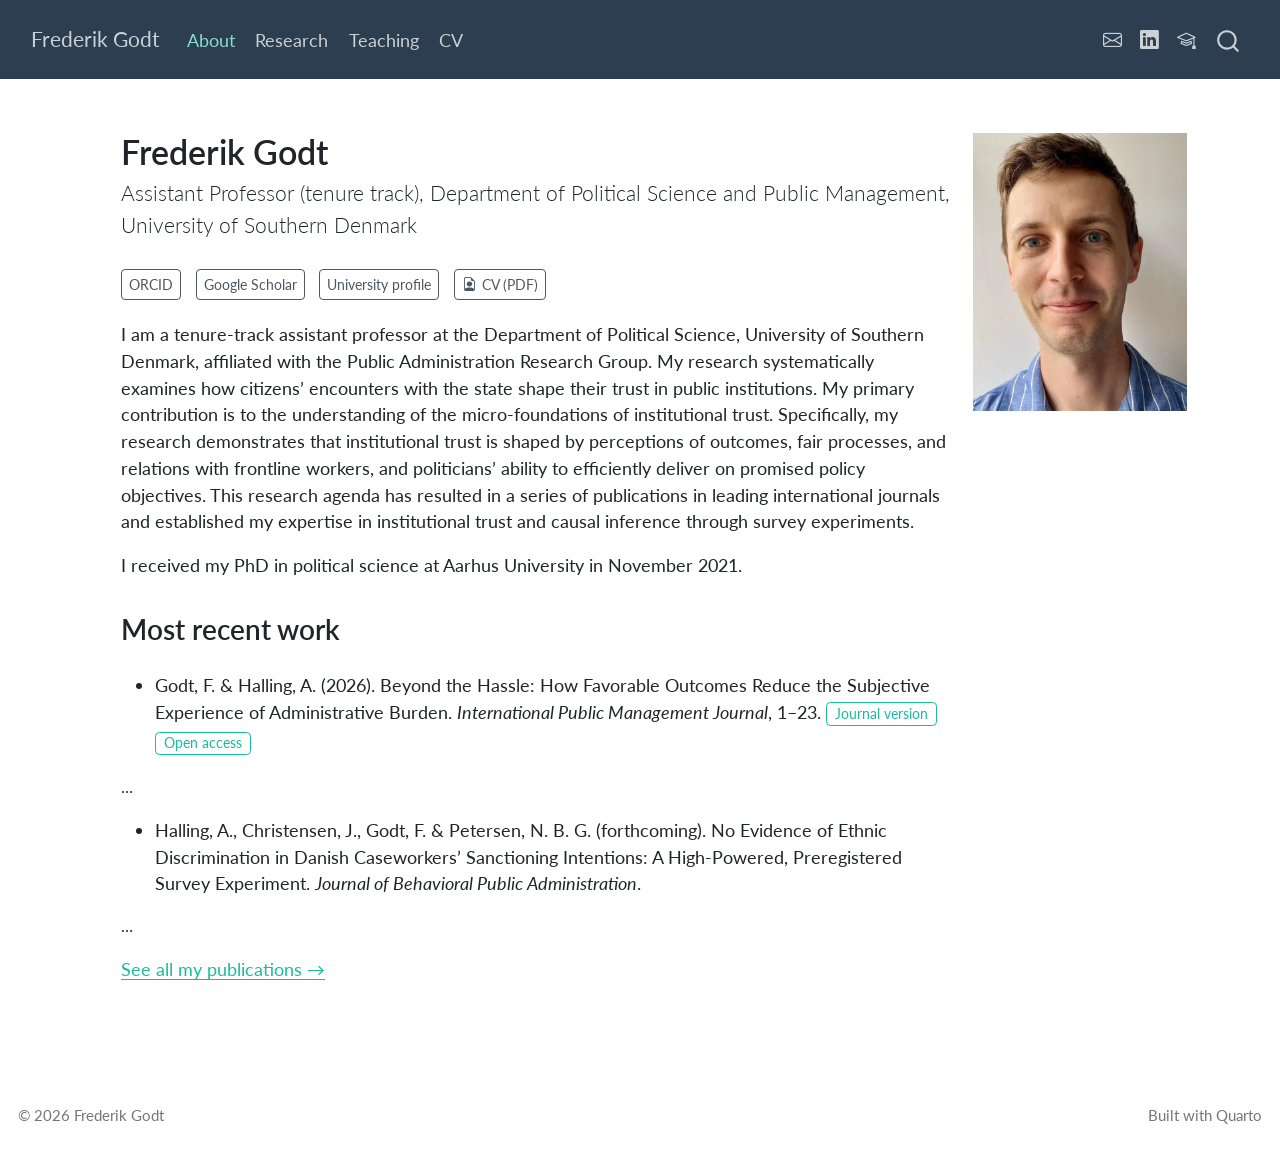
<file: index.html>
<!DOCTYPE html>
<html xmlns="http://www.w3.org/1999/xhtml" lang="en" xml:lang="en"><head>

<meta charset="utf-8">
<meta name="generator" content="quarto-1.9.37">

<meta name="viewport" content="width=device-width, initial-scale=1.0, user-scalable=yes">


<title>Frederik Godt</title>
<style>
/* Default styles provided by pandoc.
** See https://pandoc.org/MANUAL.html#variables-for-html for config info.
*/
code{white-space: pre-wrap;}
span.smallcaps{font-variant: small-caps;}
div.columns{display: flex; gap: min(4vw, 1.5em);}
div.column{flex: auto; overflow-x: auto;}
div.hanging-indent{margin-left: 1.5em; text-indent: -1.5em;}
ul.task-list{list-style: none;}
ul.task-list li input[type="checkbox"] {
  width: 0.8em;
  margin: 0 0.8em 0.2em -1em; /* quarto-specific, see https://github.com/quarto-dev/quarto-cli/issues/4556 */ 
  vertical-align: middle;
}
</style>


<script src="site_libs/quarto-nav/quarto-nav.js"></script>
<script src="site_libs/quarto-nav/headroom.min.js"></script>
<script src="site_libs/clipboard/clipboard.min.js"></script>
<script src="site_libs/quarto-search/autocomplete.umd.js"></script>
<script src="site_libs/quarto-search/fuse.min.js"></script>
<script src="site_libs/quarto-search/quarto-search.js"></script>
<meta name="quarto:offset" content="./">
<script src="site_libs/quarto-html/quarto.js" type="module"></script>
<script src="site_libs/quarto-html/tabsets/tabsets.js" type="module"></script>
<script src="site_libs/quarto-html/popper.min.js"></script>
<script src="site_libs/quarto-html/tippy.umd.min.js"></script>
<link href="site_libs/quarto-html/tippy.css" rel="stylesheet">
<link href="site_libs/quarto-html/quarto-syntax-highlighting-7f8f88aac4f3542376d5c11b86a4c14d.css" rel="stylesheet" id="quarto-text-highlighting-styles">
<script src="site_libs/bootstrap/bootstrap.min.js"></script>
<link href="site_libs/bootstrap/bootstrap-icons.css" rel="stylesheet">
<link href="site_libs/bootstrap/bootstrap-b20400db35e74c7e853795293367fbb1.min.css" rel="stylesheet" append-hash="true" id="quarto-bootstrap" data-mode="light">
<script id="quarto-search-options" type="application/json">{
  "location": "navbar",
  "copy-button": false,
  "collapse-after": 3,
  "panel-placement": "end",
  "type": "overlay",
  "limit": 50,
  "keyboard-shortcut": [
    "f",
    "/",
    "s"
  ],
  "show-item-context": false,
  "language": {
    "search-no-results-text": "No results",
    "search-matching-documents-text": "matching documents",
    "search-copy-link-title": "Copy link to search",
    "search-hide-matches-text": "Hide additional matches",
    "search-more-match-text": "more match in this document",
    "search-more-matches-text": "more matches in this document",
    "search-clear-button-title": "Clear",
    "search-text-placeholder": "",
    "search-detached-cancel-button-title": "Cancel",
    "search-submit-button-title": "Submit",
    "search-label": "Search"
  }
}</script>
<style>html{ scroll-behavior: smooth; }</style>


<link rel="stylesheet" href="styles.css">
</head>

<body class="nav-fixed fullcontent quarto-light">

<div id="quarto-search-results"></div>
  <header id="quarto-header" class="headroom fixed-top">
    <nav class="navbar navbar-expand-lg " data-bs-theme="dark">
      <div class="navbar-container container-fluid">
      <div class="navbar-brand-container mx-auto">
    <a class="navbar-brand" href="./index.html">
    <span class="navbar-title">Frederik Godt</span>
    </a>
  </div>
            <div id="quarto-search" class="" title="Search"></div>
          <button class="navbar-toggler" type="button" data-bs-toggle="collapse" data-bs-target="#navbarCollapse" aria-controls="navbarCollapse" role="menu" aria-expanded="false" aria-label="Toggle navigation" onclick="if (window.quartoToggleHeadroom) { window.quartoToggleHeadroom(); }">
  <span class="navbar-toggler-icon"></span>
</button>
          <div class="collapse navbar-collapse" id="navbarCollapse">
            <ul class="navbar-nav navbar-nav-scroll me-auto">
  <li class="nav-item">
    <a class="nav-link active" href="./index.html" aria-current="page"> 
<span class="menu-text">About</span></a>
  </li>  
  <li class="nav-item">
    <a class="nav-link" href="./research.html"> 
<span class="menu-text">Research</span></a>
  </li>  
  <li class="nav-item">
    <a class="nav-link" href="./teaching.html"> 
<span class="menu-text">Teaching</span></a>
  </li>  
  <li class="nav-item">
    <a class="nav-link" href="./cv.html"> 
<span class="menu-text">CV</span></a>
  </li>  
</ul>
            <ul class="navbar-nav navbar-nav-scroll ms-auto">
  <li class="nav-item compact">
    <a class="nav-link" href="mailto:fgodt@sam.sdu.dk"> <i class="bi bi-envelope" role="img">
</i> 
<span class="menu-text"></span></a>
  </li>  
  <li class="nav-item compact">
    <a class="nav-link" href="https://linkedin.com"> <i class="bi bi-linkedin" role="img">
</i> 
<span class="menu-text"></span></a>
  </li>  
  <li class="nav-item compact">
    <a class="nav-link" href="https://scholar.google.com/citations?user=pOmU6WsAAAAJ&amp;hl=da"> <i class="bi bi-mortarboard" role="img">
</i> 
<span class="menu-text"></span></a>
  </li>  
</ul>
          </div> <!-- /navcollapse -->
            <div class="quarto-navbar-tools">
</div>
      </div> <!-- /container-fluid -->
    </nav>
</header>
<!-- content -->
<div id="quarto-content" class="quarto-container page-columns page-rows-contents page-layout-article page-navbar">
<!-- sidebar -->
<!-- margin-sidebar -->
    
<!-- main -->
<div class="quarto-about-solana column-body">
  <div class="about-entity">
    <div class="entity-contents">
      <header id="title-block-header" class="quarto-title-block default">
<div class="quarto-title">
<h1 class="title">Frederik Godt</h1>
<p class="subtitle lead">Assistant Professor (tenure track), Department of Political Science and Public Management, University of Southern Denmark</p>
</div>
<div class="quarto-title-meta">
  </div>
</header> <div class="about-links">
  <a href="https://orcid.org/0000-0001-8238-0390" class="about-link" rel="" target="">
     <span class="about-link-text">ORCID</span>
  </a>
  <a href="https://scholar.google.com/citations?user=pOmU6WsAAAAJ&amp;hl=da" class="about-link" rel="" target="">
     <span class="about-link-text">Google Scholar</span>
  </a>
  <a href="https://portal.findresearcher.sdu.dk/da/persons/fgodt" class="about-link" rel="" target="">
     <span class="about-link-text">University profile</span>
  </a>
  <a href="/cv.pdf" class="about-link" rel="" target="">
    <i class="bi bi-file-earmark-person"></i>
     <span class="about-link-text">CV (PDF)</span>
  </a>
</div>
      <div class="about-contents"><main class="content" id="quarto-document-content">
<p>I am a tenure-track assistant professor at the Department of Political Science, University of Southern Denmark, affiliated with the Public Administration Research Group. My research systematically examines how citizens’ encounters with the state shape their trust in public institutions. My primary contribution is to the understanding of the micro-foundations of institutional trust. Specifically, my research demonstrates that institutional trust is shaped by perceptions of outcomes, fair processes, and relations with frontline workers, and politicians’ ability to efficiently deliver on promised policy objectives. This research agenda has resulted in a series of publications in leading international journals and established my expertise in institutional trust and causal inference through survey experiments.</p>
<p>I received my PhD in political science at Aarhus University in November 2021.</p>
<section id="most-recent-work" class="level2">
<h2 data-anchor-id="most-recent-work">Most recent work</h2>
<ul>
<li>Godt, F. &amp; Halling, A. (2026). Beyond the Hassle: How Favorable Outcomes Reduce the Subjective Experience of Administrative Burden. <em>International Public Management Journal</em>, 1–23. <a href="https://doi.org/10.1080/10967494.2026.2696855" class="pub-link">Journal version</a> <a href="https://www.tandfonline.com/doi/pdf/10.1080/10967494.2026.2696855" class="pub-link">Open access</a></li>
</ul>
<div class="pub-abstract">
<p>
…
</p>
</div>
<ul>
<li>Halling, A., Christensen, J., Godt, F. &amp; Petersen, N. B. G. (forthcoming). No Evidence of Ethnic Discrimination in Danish Caseworkers’ Sanctioning Intentions: A High-Powered, Preregistered Survey Experiment. <em>Journal of Behavioral Public Administration</em>.</li>
</ul>
<div class="pub-abstract">
<p>
…
</p>
</div>
<p><a href="./research.html">See all my publications →</a></p>


</section>
</main></div>
    </div>
    <img src="profile.jpg" alt="Portrait of Frederik Godt" class="about-image
  rectangle " style="width: 12em;">
  </div>
</div>
 <!-- /main -->
<script id="quarto-html-after-body" type="application/javascript">
  window.document.addEventListener("DOMContentLoaded", function (event) {
    const isCodeAnnotation = (el) => {
      for (const clz of el.classList) {
        if (clz.startsWith('code-annotation-')) {                     
          return true;
        }
      }
      return false;
    }
    const onCopySuccess = function(e) {
      // button target
      const button = e.trigger;
      // don't keep focus
      button.blur();
      // flash "checked"
      button.classList.add('code-copy-button-checked');
      var currentTitle = button.getAttribute("title");
      button.setAttribute("title", "Copied!");
      let tooltip;
      if (window.bootstrap) {
        button.setAttribute("data-bs-toggle", "tooltip");
        button.setAttribute("data-bs-placement", "left");
        button.setAttribute("data-bs-title", "Copied!");
        tooltip = new bootstrap.Tooltip(button, 
          { trigger: "manual", 
            customClass: "code-copy-button-tooltip",
            offset: [0, -8]});
        tooltip.show();    
      }
      setTimeout(function() {
        if (tooltip) {
          tooltip.hide();
          button.removeAttribute("data-bs-title");
          button.removeAttribute("data-bs-toggle");
          button.removeAttribute("data-bs-placement");
        }
        button.setAttribute("title", currentTitle);
        button.classList.remove('code-copy-button-checked');
      }, 1000);
      // clear code selection
      e.clearSelection();
    }
    const getTextToCopy = function(trigger) {
      const outerScaffold = trigger.parentElement.cloneNode(true);
      const codeEl = outerScaffold.querySelector('code');
      for (const childEl of codeEl.children) {
        if (isCodeAnnotation(childEl)) {
          childEl.remove();
        }
      }
      return codeEl.innerText;
    }
    const clipboard = new window.ClipboardJS('.code-copy-button:not([data-in-quarto-modal])', {
      text: getTextToCopy
    });
    clipboard.on('success', onCopySuccess);
    if (window.document.getElementById('quarto-embedded-source-code-modal')) {
      const clipboardModal = new window.ClipboardJS('.code-copy-button[data-in-quarto-modal]', {
        text: getTextToCopy,
        container: window.document.getElementById('quarto-embedded-source-code-modal')
      });
      clipboardModal.on('success', onCopySuccess);
    }
      var localhostRegex = new RegExp(/^(?:http|https):\/\/localhost\:?[0-9]*\//);
      var mailtoRegex = new RegExp(/^mailto:/);
        var filterRegex = new RegExp("https:\/\/frederikgodthansen\.github\.io\/");
      var isInternal = (href) => {
          return filterRegex.test(href) || localhostRegex.test(href) || mailtoRegex.test(href);
      }
      // Inspect non-navigation links and adorn them if external
     var links = window.document.querySelectorAll('a[href]:not(.nav-link):not(.navbar-brand):not(.toc-action):not(.sidebar-link):not(.sidebar-item-toggle):not(.pagination-link):not(.no-external):not([aria-hidden]):not(.dropdown-item):not(.quarto-navigation-tool):not(.about-link)');
      for (var i=0; i<links.length; i++) {
        const link = links[i];
        if (!isInternal(link.href)) {
          // undo the damage that might have been done by quarto-nav.js in the case of
          // links that we want to consider external
          if (link.dataset.originalHref !== undefined) {
            link.href = link.dataset.originalHref;
          }
        }
      }
    function tippyHover(el, contentFn, onTriggerFn, onUntriggerFn) {
      const config = {
        allowHTML: true,
        maxWidth: 500,
        delay: 100,
        arrow: false,
        appendTo: function(el) {
            return el.parentElement;
        },
        interactive: true,
        interactiveBorder: 10,
        theme: 'quarto',
        placement: 'bottom-start',
      };
      if (contentFn) {
        config.content = contentFn;
      }
      if (onTriggerFn) {
        config.onTrigger = onTriggerFn;
      }
      if (onUntriggerFn) {
        config.onUntrigger = onUntriggerFn;
      }
      window.tippy(el, config); 
    }
    const noterefs = window.document.querySelectorAll('a[role="doc-noteref"]');
    for (var i=0; i<noterefs.length; i++) {
      const ref = noterefs[i];
      tippyHover(ref, function() {
        // use id or data attribute instead here
        let href = ref.getAttribute('data-footnote-href') || ref.getAttribute('href');
        try { href = new URL(href).hash; } catch {}
        const id = href.replace(/^#\/?/, "");
        const note = window.document.getElementById(id);
        if (note) {
          return note.innerHTML;
        } else {
          return "";
        }
      });
    }
    const xrefs = window.document.querySelectorAll('a.quarto-xref');
    const processXRef = (id, note) => {
      // Strip column container classes
      const stripColumnClz = (el) => {
        el.classList.remove("page-full", "page-columns");
        if (el.children) {
          for (const child of el.children) {
            stripColumnClz(child);
          }
        }
      }
      stripColumnClz(note)
      if (id === null || id.startsWith('sec-')) {
        // Special case sections, only their first couple elements
        const container = document.createElement("div");
        if (note.children && note.children.length > 2) {
          container.appendChild(note.children[0].cloneNode(true));
          for (let i = 1; i < note.children.length; i++) {
            const child = note.children[i];
            if (child.tagName === "P" && child.innerText === "") {
              continue;
            } else {
              container.appendChild(child.cloneNode(true));
              break;
            }
          }
          if (window.Quarto?.typesetMath) {
            window.Quarto.typesetMath(container);
          }
          return container.innerHTML
        } else {
          if (window.Quarto?.typesetMath) {
            window.Quarto.typesetMath(note);
          }
          return note.innerHTML;
        }
      } else {
        // Remove any anchor links if they are present
        const anchorLink = note.querySelector('a.anchorjs-link');
        if (anchorLink) {
          anchorLink.remove();
        }
        if (window.Quarto?.typesetMath) {
          window.Quarto.typesetMath(note);
        }
        if (note.classList.contains("callout")) {
          return note.outerHTML;
        } else {
          return note.innerHTML;
        }
      }
    }
    for (var i=0; i<xrefs.length; i++) {
      const xref = xrefs[i];
      tippyHover(xref, undefined, function(instance) {
        instance.disable();
        let url = xref.getAttribute('href');
        let hash = undefined; 
        if (url.startsWith('#')) {
          hash = url;
        } else {
          try { hash = new URL(url).hash; } catch {}
        }
        if (hash) {
          const id = hash.replace(/^#\/?/, "");
          const note = window.document.getElementById(id);
          if (note !== null) {
            try {
              const html = processXRef(id, note.cloneNode(true));
              instance.setContent(html);
            } finally {
              instance.enable();
              instance.show();
            }
          } else {
            // See if we can fetch this
            fetch(url.split('#')[0])
            .then(res => res.text())
            .then(html => {
              const parser = new DOMParser();
              const htmlDoc = parser.parseFromString(html, "text/html");
              const note = htmlDoc.getElementById(id);
              if (note !== null) {
                const html = processXRef(id, note);
                instance.setContent(html);
              } 
            }).finally(() => {
              instance.enable();
              instance.show();
            });
          }
        } else {
          // See if we can fetch a full url (with no hash to target)
          // This is a special case and we should probably do some content thinning / targeting
          fetch(url)
          .then(res => res.text())
          .then(html => {
            const parser = new DOMParser();
            const htmlDoc = parser.parseFromString(html, "text/html");
            const note = htmlDoc.querySelector('main.content');
            if (note !== null) {
              // This should only happen for chapter cross references
              // (since there is no id in the URL)
              // remove the first header
              if (note.children.length > 0 && note.children[0].tagName === "HEADER") {
                note.children[0].remove();
              }
              const html = processXRef(null, note);
              instance.setContent(html);
            } 
          }).finally(() => {
            instance.enable();
            instance.show();
          });
        }
      }, function(instance) {
      });
    }
        let selectedAnnoteEl;
        const selectorForAnnotation = ( cell, annotation) => {
          let cellAttr = 'data-code-cell="' + cell + '"';
          let lineAttr = 'data-code-annotation="' +  annotation + '"';
          const selector = 'span[' + cellAttr + '][' + lineAttr + ']';
          return selector;
        }
        const selectCodeLines = (annoteEl) => {
          const doc = window.document;
          const targetCell = annoteEl.getAttribute("data-target-cell");
          const targetAnnotation = annoteEl.getAttribute("data-target-annotation");
          const annoteSpan = window.document.querySelector(selectorForAnnotation(targetCell, targetAnnotation));
          const lines = annoteSpan.getAttribute("data-code-lines").split(",");
          const lineIds = lines.map((line) => {
            return targetCell + "-" + line;
          })
          let top = null;
          let height = null;
          let parent = null;
          if (lineIds.length > 0) {
              //compute the position of the single el (top and bottom and make a div)
              const el = window.document.getElementById(lineIds[0]);
              top = el.offsetTop;
              height = el.offsetHeight;
              parent = el.parentElement.parentElement;
            if (lineIds.length > 1) {
              const lastEl = window.document.getElementById(lineIds[lineIds.length - 1]);
              const bottom = lastEl.offsetTop + lastEl.offsetHeight;
              height = bottom - top;
            }
            if (top !== null && height !== null && parent !== null) {
              // cook up a div (if necessary) and position it 
              let div = window.document.getElementById("code-annotation-line-highlight");
              if (div === null) {
                div = window.document.createElement("div");
                div.setAttribute("id", "code-annotation-line-highlight");
                div.style.position = 'absolute';
                parent.appendChild(div);
              }
              div.style.top = top - 2 + "px";
              div.style.height = height + 4 + "px";
              div.style.left = 0;
              let gutterDiv = window.document.getElementById("code-annotation-line-highlight-gutter");
              if (gutterDiv === null) {
                gutterDiv = window.document.createElement("div");
                gutterDiv.setAttribute("id", "code-annotation-line-highlight-gutter");
                gutterDiv.style.position = 'absolute';
                const codeCell = window.document.getElementById(targetCell);
                const gutter = codeCell.querySelector('.code-annotation-gutter');
                gutter.appendChild(gutterDiv);
              }
              gutterDiv.style.top = top - 2 + "px";
              gutterDiv.style.height = height + 4 + "px";
            }
            selectedAnnoteEl = annoteEl;
          }
        };
        const unselectCodeLines = () => {
          const elementsIds = ["code-annotation-line-highlight", "code-annotation-line-highlight-gutter"];
          elementsIds.forEach((elId) => {
            const div = window.document.getElementById(elId);
            if (div) {
              div.remove();
            }
          });
          selectedAnnoteEl = undefined;
        };
          // Handle positioning of the toggle
      window.addEventListener(
        "resize",
        throttle(() => {
          elRect = undefined;
          if (selectedAnnoteEl) {
            selectCodeLines(selectedAnnoteEl);
          }
        }, 10)
      );
      function throttle(fn, ms) {
      let throttle = false;
      let timer;
        return (...args) => {
          if(!throttle) { // first call gets through
              fn.apply(this, args);
              throttle = true;
          } else { // all the others get throttled
              if(timer) clearTimeout(timer); // cancel #2
              timer = setTimeout(() => {
                fn.apply(this, args);
                timer = throttle = false;
              }, ms);
          }
        };
      }
        // Attach click handler to the DT
        const annoteDls = window.document.querySelectorAll('dt[data-target-cell]');
        for (const annoteDlNode of annoteDls) {
          annoteDlNode.addEventListener('click', (event) => {
            const clickedEl = event.target;
            if (clickedEl !== selectedAnnoteEl) {
              unselectCodeLines();
              const activeEl = window.document.querySelector('dt[data-target-cell].code-annotation-active');
              if (activeEl) {
                activeEl.classList.remove('code-annotation-active');
              }
              selectCodeLines(clickedEl);
              clickedEl.classList.add('code-annotation-active');
            } else {
              // Unselect the line
              unselectCodeLines();
              clickedEl.classList.remove('code-annotation-active');
            }
          });
        }
    const findCites = (el) => {
      const parentEl = el.parentElement;
      if (parentEl) {
        const cites = parentEl.dataset.cites;
        if (cites) {
          return {
            el,
            cites: cites.split(' ')
          };
        } else {
          return findCites(el.parentElement)
        }
      } else {
        return undefined;
      }
    };
    var bibliorefs = window.document.querySelectorAll('a[role="doc-biblioref"]');
    for (var i=0; i<bibliorefs.length; i++) {
      const ref = bibliorefs[i];
      const citeInfo = findCites(ref);
      if (citeInfo) {
        tippyHover(citeInfo.el, function() {
          var popup = window.document.createElement('div');
          citeInfo.cites.forEach(function(cite) {
            var citeDiv = window.document.createElement('div');
            citeDiv.classList.add('hanging-indent');
            citeDiv.classList.add('csl-entry');
            var biblioDiv = window.document.getElementById('ref-' + cite);
            if (biblioDiv) {
              citeDiv.innerHTML = biblioDiv.innerHTML;
            }
            popup.appendChild(citeDiv);
          });
          return popup.innerHTML;
        });
      }
    }
  });
  </script>
</div> <!-- /content -->
<footer class="footer">
  <div class="nav-footer">
    <div class="nav-footer-left">
<p>© 2026 Frederik Godt</p>
</div>   
    <div class="nav-footer-center">
      &nbsp;
    </div>
    <div class="nav-footer-right">
<p>Built with Quarto</p>
</div>
  </div>
</footer>




<script src="site_libs/quarto-html/zenscroll-min.js"></script>
</body></html>
</file>
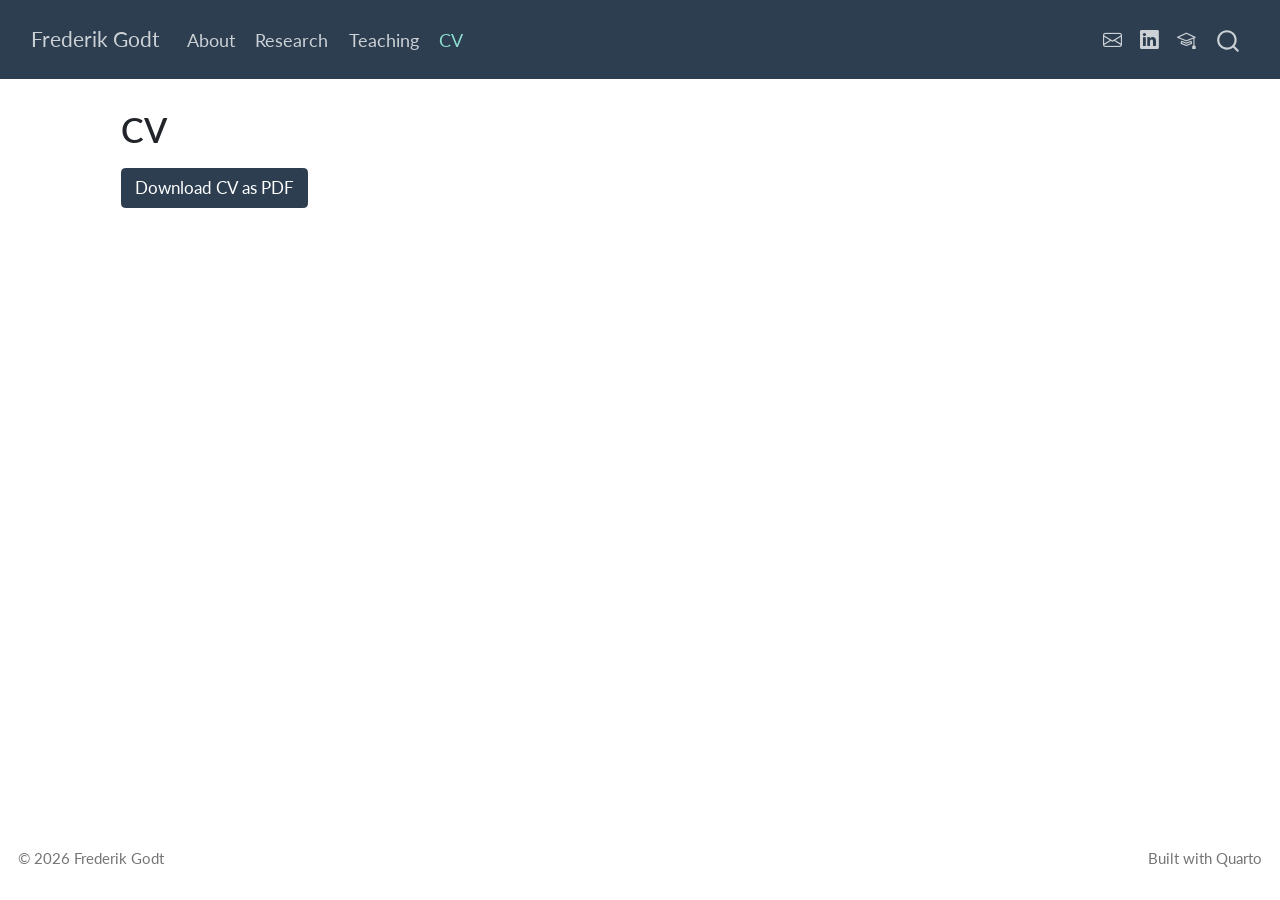
<file: cv.html>
<!DOCTYPE html>
<html xmlns="http://www.w3.org/1999/xhtml" lang="en" xml:lang="en"><head>

<meta charset="utf-8">
<meta name="generator" content="quarto-1.9.37">

<meta name="viewport" content="width=device-width, initial-scale=1.0, user-scalable=yes">


<title>CV – Frederik Godt</title>
<style>
/* Default styles provided by pandoc.
** See https://pandoc.org/MANUAL.html#variables-for-html for config info.
*/
code{white-space: pre-wrap;}
span.smallcaps{font-variant: small-caps;}
div.columns{display: flex; gap: min(4vw, 1.5em);}
div.column{flex: auto; overflow-x: auto;}
div.hanging-indent{margin-left: 1.5em; text-indent: -1.5em;}
ul.task-list{list-style: none;}
ul.task-list li input[type="checkbox"] {
  width: 0.8em;
  margin: 0 0.8em 0.2em -1em; /* quarto-specific, see https://github.com/quarto-dev/quarto-cli/issues/4556 */ 
  vertical-align: middle;
}
</style>


<script src="site_libs/quarto-nav/quarto-nav.js"></script>
<script src="site_libs/quarto-nav/headroom.min.js"></script>
<script src="site_libs/clipboard/clipboard.min.js"></script>
<script src="site_libs/quarto-search/autocomplete.umd.js"></script>
<script src="site_libs/quarto-search/fuse.min.js"></script>
<script src="site_libs/quarto-search/quarto-search.js"></script>
<meta name="quarto:offset" content="./">
<script src="site_libs/quarto-html/quarto.js" type="module"></script>
<script src="site_libs/quarto-html/tabsets/tabsets.js" type="module"></script>
<script src="site_libs/quarto-html/popper.min.js"></script>
<script src="site_libs/quarto-html/tippy.umd.min.js"></script>
<script src="site_libs/quarto-html/anchor.min.js"></script>
<link href="site_libs/quarto-html/tippy.css" rel="stylesheet">
<link href="site_libs/quarto-html/quarto-syntax-highlighting-7f8f88aac4f3542376d5c11b86a4c14d.css" rel="stylesheet" id="quarto-text-highlighting-styles">
<script src="site_libs/bootstrap/bootstrap.min.js"></script>
<link href="site_libs/bootstrap/bootstrap-icons.css" rel="stylesheet">
<link href="site_libs/bootstrap/bootstrap-b20400db35e74c7e853795293367fbb1.min.css" rel="stylesheet" append-hash="true" id="quarto-bootstrap" data-mode="light">
<script id="quarto-search-options" type="application/json">{
  "location": "navbar",
  "copy-button": false,
  "collapse-after": 3,
  "panel-placement": "end",
  "type": "overlay",
  "limit": 50,
  "keyboard-shortcut": [
    "f",
    "/",
    "s"
  ],
  "show-item-context": false,
  "language": {
    "search-no-results-text": "No results",
    "search-matching-documents-text": "matching documents",
    "search-copy-link-title": "Copy link to search",
    "search-hide-matches-text": "Hide additional matches",
    "search-more-match-text": "more match in this document",
    "search-more-matches-text": "more matches in this document",
    "search-clear-button-title": "Clear",
    "search-text-placeholder": "",
    "search-detached-cancel-button-title": "Cancel",
    "search-submit-button-title": "Submit",
    "search-label": "Search"
  }
}</script>
<style>html{ scroll-behavior: smooth; }</style>


<link rel="stylesheet" href="styles.css">
</head>

<body class="nav-fixed fullcontent quarto-light">

<div id="quarto-search-results"></div>
  <header id="quarto-header" class="headroom fixed-top">
    <nav class="navbar navbar-expand-lg " data-bs-theme="dark">
      <div class="navbar-container container-fluid">
      <div class="navbar-brand-container mx-auto">
    <a class="navbar-brand" href="./index.html">
    <span class="navbar-title">Frederik Godt</span>
    </a>
  </div>
            <div id="quarto-search" class="" title="Search"></div>
          <button class="navbar-toggler" type="button" data-bs-toggle="collapse" data-bs-target="#navbarCollapse" aria-controls="navbarCollapse" role="menu" aria-expanded="false" aria-label="Toggle navigation" onclick="if (window.quartoToggleHeadroom) { window.quartoToggleHeadroom(); }">
  <span class="navbar-toggler-icon"></span>
</button>
          <div class="collapse navbar-collapse" id="navbarCollapse">
            <ul class="navbar-nav navbar-nav-scroll me-auto">
  <li class="nav-item">
    <a class="nav-link" href="./index.html"> 
<span class="menu-text">About</span></a>
  </li>  
  <li class="nav-item">
    <a class="nav-link" href="./research.html"> 
<span class="menu-text">Research</span></a>
  </li>  
  <li class="nav-item">
    <a class="nav-link" href="./teaching.html"> 
<span class="menu-text">Teaching</span></a>
  </li>  
  <li class="nav-item">
    <a class="nav-link active" href="./cv.html" aria-current="page"> 
<span class="menu-text">CV</span></a>
  </li>  
</ul>
            <ul class="navbar-nav navbar-nav-scroll ms-auto">
  <li class="nav-item compact">
    <a class="nav-link" href="mailto:fgodt@sam.sdu.dk"> <i class="bi bi-envelope" role="img">
</i> 
<span class="menu-text"></span></a>
  </li>  
  <li class="nav-item compact">
    <a class="nav-link" href="https://linkedin.com"> <i class="bi bi-linkedin" role="img">
</i> 
<span class="menu-text"></span></a>
  </li>  
  <li class="nav-item compact">
    <a class="nav-link" href="https://scholar.google.com/citations?user=pOmU6WsAAAAJ&amp;hl=da"> <i class="bi bi-mortarboard" role="img">
</i> 
<span class="menu-text"></span></a>
  </li>  
</ul>
          </div> <!-- /navcollapse -->
            <div class="quarto-navbar-tools">
</div>
      </div> <!-- /container-fluid -->
    </nav>
</header>
<!-- content -->
<div id="quarto-content" class="quarto-container page-columns page-rows-contents page-layout-article page-navbar">
<!-- sidebar -->
<!-- margin-sidebar -->
    
<!-- main -->
<main class="content" id="quarto-document-content">

<header id="title-block-header" class="quarto-title-block default">
<div class="quarto-title">
<h1 class="title">CV</h1>
</div>



<div class="quarto-title-meta">

    
  
    
  </div>
  


</header>


<p><a href="cv.pdf" class="btn btn-primary">Download CV as PDF</a></p>



</main> <!-- /main -->
<script id="quarto-html-after-body" type="application/javascript">
  window.document.addEventListener("DOMContentLoaded", function (event) {
    const icon = "";
    const anchorJS = new window.AnchorJS();
    anchorJS.options = {
      placement: 'right',
      icon: icon
    };
    anchorJS.add('.anchored');
    const isCodeAnnotation = (el) => {
      for (const clz of el.classList) {
        if (clz.startsWith('code-annotation-')) {                     
          return true;
        }
      }
      return false;
    }
    const onCopySuccess = function(e) {
      // button target
      const button = e.trigger;
      // don't keep focus
      button.blur();
      // flash "checked"
      button.classList.add('code-copy-button-checked');
      var currentTitle = button.getAttribute("title");
      button.setAttribute("title", "Copied!");
      let tooltip;
      if (window.bootstrap) {
        button.setAttribute("data-bs-toggle", "tooltip");
        button.setAttribute("data-bs-placement", "left");
        button.setAttribute("data-bs-title", "Copied!");
        tooltip = new bootstrap.Tooltip(button, 
          { trigger: "manual", 
            customClass: "code-copy-button-tooltip",
            offset: [0, -8]});
        tooltip.show();    
      }
      setTimeout(function() {
        if (tooltip) {
          tooltip.hide();
          button.removeAttribute("data-bs-title");
          button.removeAttribute("data-bs-toggle");
          button.removeAttribute("data-bs-placement");
        }
        button.setAttribute("title", currentTitle);
        button.classList.remove('code-copy-button-checked');
      }, 1000);
      // clear code selection
      e.clearSelection();
    }
    const getTextToCopy = function(trigger) {
      const outerScaffold = trigger.parentElement.cloneNode(true);
      const codeEl = outerScaffold.querySelector('code');
      for (const childEl of codeEl.children) {
        if (isCodeAnnotation(childEl)) {
          childEl.remove();
        }
      }
      return codeEl.innerText;
    }
    const clipboard = new window.ClipboardJS('.code-copy-button:not([data-in-quarto-modal])', {
      text: getTextToCopy
    });
    clipboard.on('success', onCopySuccess);
    if (window.document.getElementById('quarto-embedded-source-code-modal')) {
      const clipboardModal = new window.ClipboardJS('.code-copy-button[data-in-quarto-modal]', {
        text: getTextToCopy,
        container: window.document.getElementById('quarto-embedded-source-code-modal')
      });
      clipboardModal.on('success', onCopySuccess);
    }
      var localhostRegex = new RegExp(/^(?:http|https):\/\/localhost\:?[0-9]*\//);
      var mailtoRegex = new RegExp(/^mailto:/);
        var filterRegex = new RegExp("https:\/\/frederikgodthansen\.github\.io\/");
      var isInternal = (href) => {
          return filterRegex.test(href) || localhostRegex.test(href) || mailtoRegex.test(href);
      }
      // Inspect non-navigation links and adorn them if external
     var links = window.document.querySelectorAll('a[href]:not(.nav-link):not(.navbar-brand):not(.toc-action):not(.sidebar-link):not(.sidebar-item-toggle):not(.pagination-link):not(.no-external):not([aria-hidden]):not(.dropdown-item):not(.quarto-navigation-tool):not(.about-link)');
      for (var i=0; i<links.length; i++) {
        const link = links[i];
        if (!isInternal(link.href)) {
          // undo the damage that might have been done by quarto-nav.js in the case of
          // links that we want to consider external
          if (link.dataset.originalHref !== undefined) {
            link.href = link.dataset.originalHref;
          }
        }
      }
    function tippyHover(el, contentFn, onTriggerFn, onUntriggerFn) {
      const config = {
        allowHTML: true,
        maxWidth: 500,
        delay: 100,
        arrow: false,
        appendTo: function(el) {
            return el.parentElement;
        },
        interactive: true,
        interactiveBorder: 10,
        theme: 'quarto',
        placement: 'bottom-start',
      };
      if (contentFn) {
        config.content = contentFn;
      }
      if (onTriggerFn) {
        config.onTrigger = onTriggerFn;
      }
      if (onUntriggerFn) {
        config.onUntrigger = onUntriggerFn;
      }
      window.tippy(el, config); 
    }
    const noterefs = window.document.querySelectorAll('a[role="doc-noteref"]');
    for (var i=0; i<noterefs.length; i++) {
      const ref = noterefs[i];
      tippyHover(ref, function() {
        // use id or data attribute instead here
        let href = ref.getAttribute('data-footnote-href') || ref.getAttribute('href');
        try { href = new URL(href).hash; } catch {}
        const id = href.replace(/^#\/?/, "");
        const note = window.document.getElementById(id);
        if (note) {
          return note.innerHTML;
        } else {
          return "";
        }
      });
    }
    const xrefs = window.document.querySelectorAll('a.quarto-xref');
    const processXRef = (id, note) => {
      // Strip column container classes
      const stripColumnClz = (el) => {
        el.classList.remove("page-full", "page-columns");
        if (el.children) {
          for (const child of el.children) {
            stripColumnClz(child);
          }
        }
      }
      stripColumnClz(note)
      if (id === null || id.startsWith('sec-')) {
        // Special case sections, only their first couple elements
        const container = document.createElement("div");
        if (note.children && note.children.length > 2) {
          container.appendChild(note.children[0].cloneNode(true));
          for (let i = 1; i < note.children.length; i++) {
            const child = note.children[i];
            if (child.tagName === "P" && child.innerText === "") {
              continue;
            } else {
              container.appendChild(child.cloneNode(true));
              break;
            }
          }
          if (window.Quarto?.typesetMath) {
            window.Quarto.typesetMath(container);
          }
          return container.innerHTML
        } else {
          if (window.Quarto?.typesetMath) {
            window.Quarto.typesetMath(note);
          }
          return note.innerHTML;
        }
      } else {
        // Remove any anchor links if they are present
        const anchorLink = note.querySelector('a.anchorjs-link');
        if (anchorLink) {
          anchorLink.remove();
        }
        if (window.Quarto?.typesetMath) {
          window.Quarto.typesetMath(note);
        }
        if (note.classList.contains("callout")) {
          return note.outerHTML;
        } else {
          return note.innerHTML;
        }
      }
    }
    for (var i=0; i<xrefs.length; i++) {
      const xref = xrefs[i];
      tippyHover(xref, undefined, function(instance) {
        instance.disable();
        let url = xref.getAttribute('href');
        let hash = undefined; 
        if (url.startsWith('#')) {
          hash = url;
        } else {
          try { hash = new URL(url).hash; } catch {}
        }
        if (hash) {
          const id = hash.replace(/^#\/?/, "");
          const note = window.document.getElementById(id);
          if (note !== null) {
            try {
              const html = processXRef(id, note.cloneNode(true));
              instance.setContent(html);
            } finally {
              instance.enable();
              instance.show();
            }
          } else {
            // See if we can fetch this
            fetch(url.split('#')[0])
            .then(res => res.text())
            .then(html => {
              const parser = new DOMParser();
              const htmlDoc = parser.parseFromString(html, "text/html");
              const note = htmlDoc.getElementById(id);
              if (note !== null) {
                const html = processXRef(id, note);
                instance.setContent(html);
              } 
            }).finally(() => {
              instance.enable();
              instance.show();
            });
          }
        } else {
          // See if we can fetch a full url (with no hash to target)
          // This is a special case and we should probably do some content thinning / targeting
          fetch(url)
          .then(res => res.text())
          .then(html => {
            const parser = new DOMParser();
            const htmlDoc = parser.parseFromString(html, "text/html");
            const note = htmlDoc.querySelector('main.content');
            if (note !== null) {
              // This should only happen for chapter cross references
              // (since there is no id in the URL)
              // remove the first header
              if (note.children.length > 0 && note.children[0].tagName === "HEADER") {
                note.children[0].remove();
              }
              const html = processXRef(null, note);
              instance.setContent(html);
            } 
          }).finally(() => {
            instance.enable();
            instance.show();
          });
        }
      }, function(instance) {
      });
    }
        let selectedAnnoteEl;
        const selectorForAnnotation = ( cell, annotation) => {
          let cellAttr = 'data-code-cell="' + cell + '"';
          let lineAttr = 'data-code-annotation="' +  annotation + '"';
          const selector = 'span[' + cellAttr + '][' + lineAttr + ']';
          return selector;
        }
        const selectCodeLines = (annoteEl) => {
          const doc = window.document;
          const targetCell = annoteEl.getAttribute("data-target-cell");
          const targetAnnotation = annoteEl.getAttribute("data-target-annotation");
          const annoteSpan = window.document.querySelector(selectorForAnnotation(targetCell, targetAnnotation));
          const lines = annoteSpan.getAttribute("data-code-lines").split(",");
          const lineIds = lines.map((line) => {
            return targetCell + "-" + line;
          })
          let top = null;
          let height = null;
          let parent = null;
          if (lineIds.length > 0) {
              //compute the position of the single el (top and bottom and make a div)
              const el = window.document.getElementById(lineIds[0]);
              top = el.offsetTop;
              height = el.offsetHeight;
              parent = el.parentElement.parentElement;
            if (lineIds.length > 1) {
              const lastEl = window.document.getElementById(lineIds[lineIds.length - 1]);
              const bottom = lastEl.offsetTop + lastEl.offsetHeight;
              height = bottom - top;
            }
            if (top !== null && height !== null && parent !== null) {
              // cook up a div (if necessary) and position it 
              let div = window.document.getElementById("code-annotation-line-highlight");
              if (div === null) {
                div = window.document.createElement("div");
                div.setAttribute("id", "code-annotation-line-highlight");
                div.style.position = 'absolute';
                parent.appendChild(div);
              }
              div.style.top = top - 2 + "px";
              div.style.height = height + 4 + "px";
              div.style.left = 0;
              let gutterDiv = window.document.getElementById("code-annotation-line-highlight-gutter");
              if (gutterDiv === null) {
                gutterDiv = window.document.createElement("div");
                gutterDiv.setAttribute("id", "code-annotation-line-highlight-gutter");
                gutterDiv.style.position = 'absolute';
                const codeCell = window.document.getElementById(targetCell);
                const gutter = codeCell.querySelector('.code-annotation-gutter');
                gutter.appendChild(gutterDiv);
              }
              gutterDiv.style.top = top - 2 + "px";
              gutterDiv.style.height = height + 4 + "px";
            }
            selectedAnnoteEl = annoteEl;
          }
        };
        const unselectCodeLines = () => {
          const elementsIds = ["code-annotation-line-highlight", "code-annotation-line-highlight-gutter"];
          elementsIds.forEach((elId) => {
            const div = window.document.getElementById(elId);
            if (div) {
              div.remove();
            }
          });
          selectedAnnoteEl = undefined;
        };
          // Handle positioning of the toggle
      window.addEventListener(
        "resize",
        throttle(() => {
          elRect = undefined;
          if (selectedAnnoteEl) {
            selectCodeLines(selectedAnnoteEl);
          }
        }, 10)
      );
      function throttle(fn, ms) {
      let throttle = false;
      let timer;
        return (...args) => {
          if(!throttle) { // first call gets through
              fn.apply(this, args);
              throttle = true;
          } else { // all the others get throttled
              if(timer) clearTimeout(timer); // cancel #2
              timer = setTimeout(() => {
                fn.apply(this, args);
                timer = throttle = false;
              }, ms);
          }
        };
      }
        // Attach click handler to the DT
        const annoteDls = window.document.querySelectorAll('dt[data-target-cell]');
        for (const annoteDlNode of annoteDls) {
          annoteDlNode.addEventListener('click', (event) => {
            const clickedEl = event.target;
            if (clickedEl !== selectedAnnoteEl) {
              unselectCodeLines();
              const activeEl = window.document.querySelector('dt[data-target-cell].code-annotation-active');
              if (activeEl) {
                activeEl.classList.remove('code-annotation-active');
              }
              selectCodeLines(clickedEl);
              clickedEl.classList.add('code-annotation-active');
            } else {
              // Unselect the line
              unselectCodeLines();
              clickedEl.classList.remove('code-annotation-active');
            }
          });
        }
    const findCites = (el) => {
      const parentEl = el.parentElement;
      if (parentEl) {
        const cites = parentEl.dataset.cites;
        if (cites) {
          return {
            el,
            cites: cites.split(' ')
          };
        } else {
          return findCites(el.parentElement)
        }
      } else {
        return undefined;
      }
    };
    var bibliorefs = window.document.querySelectorAll('a[role="doc-biblioref"]');
    for (var i=0; i<bibliorefs.length; i++) {
      const ref = bibliorefs[i];
      const citeInfo = findCites(ref);
      if (citeInfo) {
        tippyHover(citeInfo.el, function() {
          var popup = window.document.createElement('div');
          citeInfo.cites.forEach(function(cite) {
            var citeDiv = window.document.createElement('div');
            citeDiv.classList.add('hanging-indent');
            citeDiv.classList.add('csl-entry');
            var biblioDiv = window.document.getElementById('ref-' + cite);
            if (biblioDiv) {
              citeDiv.innerHTML = biblioDiv.innerHTML;
            }
            popup.appendChild(citeDiv);
          });
          return popup.innerHTML;
        });
      }
    }
  });
  </script>
</div> <!-- /content -->
<footer class="footer">
  <div class="nav-footer">
    <div class="nav-footer-left">
<p>© 2026 Frederik Godt</p>
</div>   
    <div class="nav-footer-center">
      &nbsp;
    </div>
    <div class="nav-footer-right">
<p>Built with Quarto</p>
</div>
  </div>
</footer>




<script src="site_libs/quarto-html/zenscroll-min.js"></script>
</body></html>
</file>
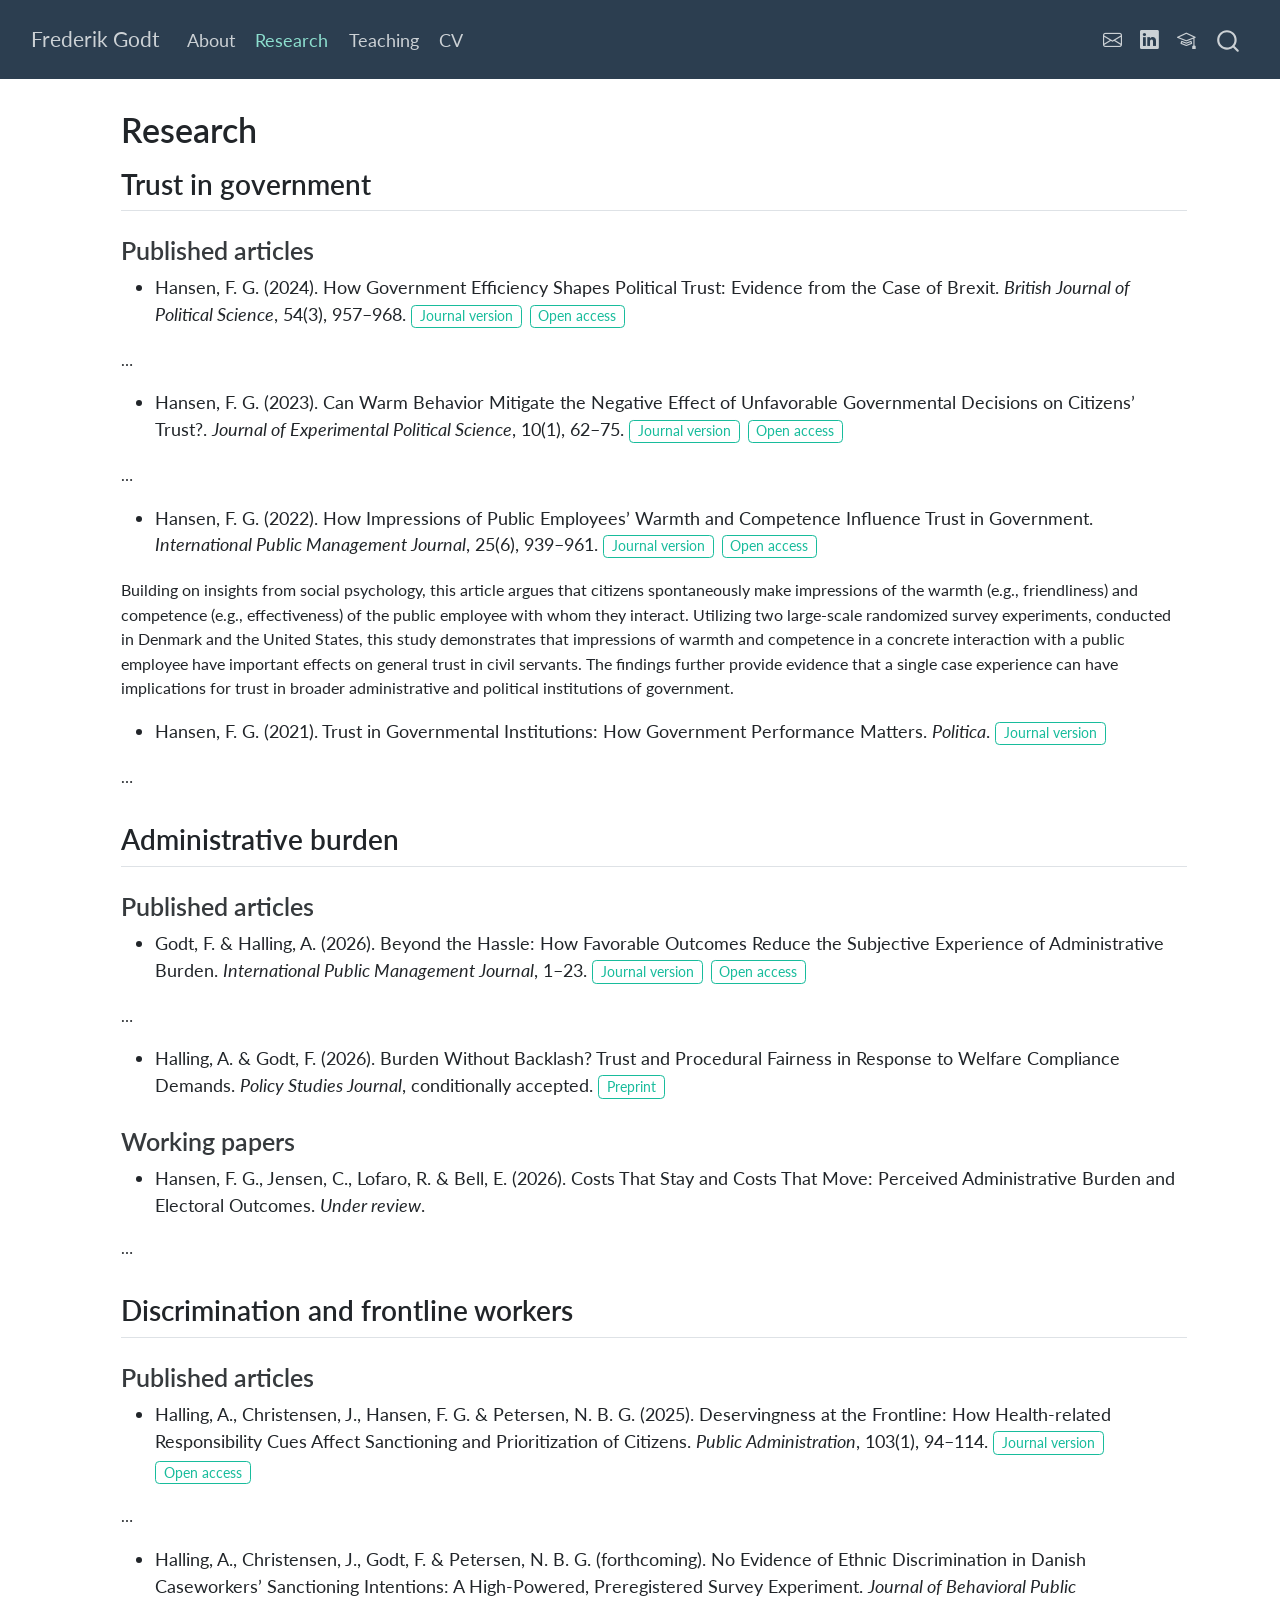
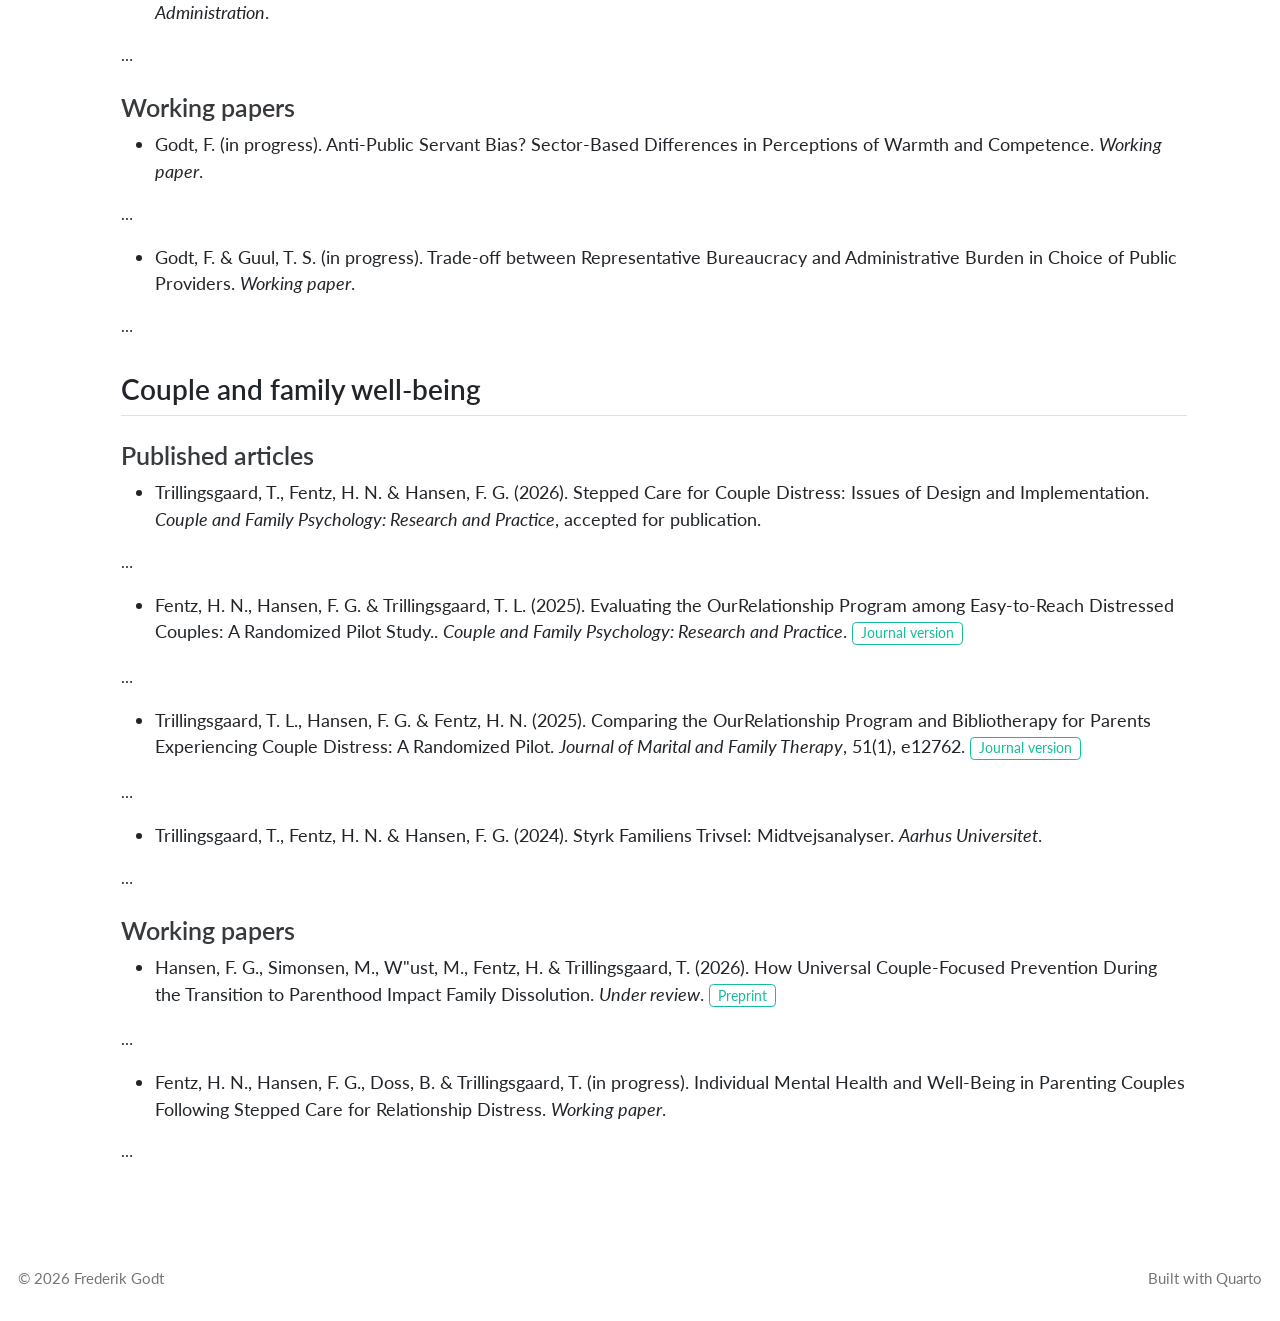
<file: research.html>
<!DOCTYPE html>
<html xmlns="http://www.w3.org/1999/xhtml" lang="en" xml:lang="en"><head>

<meta charset="utf-8">
<meta name="generator" content="quarto-1.9.37">

<meta name="viewport" content="width=device-width, initial-scale=1.0, user-scalable=yes">


<title>Research – Frederik Godt</title>
<style>
/* Default styles provided by pandoc.
** See https://pandoc.org/MANUAL.html#variables-for-html for config info.
*/
code{white-space: pre-wrap;}
span.smallcaps{font-variant: small-caps;}
div.columns{display: flex; gap: min(4vw, 1.5em);}
div.column{flex: auto; overflow-x: auto;}
div.hanging-indent{margin-left: 1.5em; text-indent: -1.5em;}
ul.task-list{list-style: none;}
ul.task-list li input[type="checkbox"] {
  width: 0.8em;
  margin: 0 0.8em 0.2em -1em; /* quarto-specific, see https://github.com/quarto-dev/quarto-cli/issues/4556 */ 
  vertical-align: middle;
}
</style>


<script src="site_libs/quarto-nav/quarto-nav.js"></script>
<script src="site_libs/quarto-nav/headroom.min.js"></script>
<script src="site_libs/clipboard/clipboard.min.js"></script>
<script src="site_libs/quarto-search/autocomplete.umd.js"></script>
<script src="site_libs/quarto-search/fuse.min.js"></script>
<script src="site_libs/quarto-search/quarto-search.js"></script>
<meta name="quarto:offset" content="./">
<script src="site_libs/quarto-html/quarto.js" type="module"></script>
<script src="site_libs/quarto-html/tabsets/tabsets.js" type="module"></script>
<script src="site_libs/quarto-html/popper.min.js"></script>
<script src="site_libs/quarto-html/tippy.umd.min.js"></script>
<script src="site_libs/quarto-html/anchor.min.js"></script>
<link href="site_libs/quarto-html/tippy.css" rel="stylesheet">
<link href="site_libs/quarto-html/quarto-syntax-highlighting-7f8f88aac4f3542376d5c11b86a4c14d.css" rel="stylesheet" id="quarto-text-highlighting-styles">
<script src="site_libs/bootstrap/bootstrap.min.js"></script>
<link href="site_libs/bootstrap/bootstrap-icons.css" rel="stylesheet">
<link href="site_libs/bootstrap/bootstrap-b20400db35e74c7e853795293367fbb1.min.css" rel="stylesheet" append-hash="true" id="quarto-bootstrap" data-mode="light">
<script id="quarto-search-options" type="application/json">{
  "location": "navbar",
  "copy-button": false,
  "collapse-after": 3,
  "panel-placement": "end",
  "type": "overlay",
  "limit": 50,
  "keyboard-shortcut": [
    "f",
    "/",
    "s"
  ],
  "show-item-context": false,
  "language": {
    "search-no-results-text": "No results",
    "search-matching-documents-text": "matching documents",
    "search-copy-link-title": "Copy link to search",
    "search-hide-matches-text": "Hide additional matches",
    "search-more-match-text": "more match in this document",
    "search-more-matches-text": "more matches in this document",
    "search-clear-button-title": "Clear",
    "search-text-placeholder": "",
    "search-detached-cancel-button-title": "Cancel",
    "search-submit-button-title": "Submit",
    "search-label": "Search"
  }
}</script>
<style>html{ scroll-behavior: smooth; }</style>


<link rel="stylesheet" href="styles.css">
</head>

<body class="nav-fixed fullcontent quarto-light">

<div id="quarto-search-results"></div>
  <header id="quarto-header" class="headroom fixed-top">
    <nav class="navbar navbar-expand-lg " data-bs-theme="dark">
      <div class="navbar-container container-fluid">
      <div class="navbar-brand-container mx-auto">
    <a class="navbar-brand" href="./index.html">
    <span class="navbar-title">Frederik Godt</span>
    </a>
  </div>
            <div id="quarto-search" class="" title="Search"></div>
          <button class="navbar-toggler" type="button" data-bs-toggle="collapse" data-bs-target="#navbarCollapse" aria-controls="navbarCollapse" role="menu" aria-expanded="false" aria-label="Toggle navigation" onclick="if (window.quartoToggleHeadroom) { window.quartoToggleHeadroom(); }">
  <span class="navbar-toggler-icon"></span>
</button>
          <div class="collapse navbar-collapse" id="navbarCollapse">
            <ul class="navbar-nav navbar-nav-scroll me-auto">
  <li class="nav-item">
    <a class="nav-link" href="./index.html"> 
<span class="menu-text">About</span></a>
  </li>  
  <li class="nav-item">
    <a class="nav-link active" href="./research.html" aria-current="page"> 
<span class="menu-text">Research</span></a>
  </li>  
  <li class="nav-item">
    <a class="nav-link" href="./teaching.html"> 
<span class="menu-text">Teaching</span></a>
  </li>  
  <li class="nav-item">
    <a class="nav-link" href="./cv.html"> 
<span class="menu-text">CV</span></a>
  </li>  
</ul>
            <ul class="navbar-nav navbar-nav-scroll ms-auto">
  <li class="nav-item compact">
    <a class="nav-link" href="mailto:fgodt@sam.sdu.dk"> <i class="bi bi-envelope" role="img">
</i> 
<span class="menu-text"></span></a>
  </li>  
  <li class="nav-item compact">
    <a class="nav-link" href="https://linkedin.com"> <i class="bi bi-linkedin" role="img">
</i> 
<span class="menu-text"></span></a>
  </li>  
  <li class="nav-item compact">
    <a class="nav-link" href="https://scholar.google.com/citations?user=pOmU6WsAAAAJ&amp;hl=da"> <i class="bi bi-mortarboard" role="img">
</i> 
<span class="menu-text"></span></a>
  </li>  
</ul>
          </div> <!-- /navcollapse -->
            <div class="quarto-navbar-tools">
</div>
      </div> <!-- /container-fluid -->
    </nav>
</header>
<!-- content -->
<div id="quarto-content" class="quarto-container page-columns page-rows-contents page-layout-article page-navbar">
<!-- sidebar -->
<!-- margin-sidebar -->
    
<!-- main -->
<main class="content" id="quarto-document-content">

<header id="title-block-header" class="quarto-title-block default">
<div class="quarto-title">
<h1 class="title">Research</h1>
</div>



<div class="quarto-title-meta">

    
  
    
  </div>
  


</header>


<section id="trust-in-government" class="level2">
<h2 class="anchored" data-anchor-id="trust-in-government">Trust in government</h2>
<section id="published-articles" class="level3">
<h3 class="anchored" data-anchor-id="published-articles">Published articles</h3>
<ul>
<li>Hansen, F. G. (2024). How Government Efficiency Shapes Political Trust: Evidence from the Case of Brexit. <em>British Journal of Political Science</em>, 54(3), 957–968. <a href="https://doi.org/10.1017/S0007123423000388" class="pub-link">Journal version</a> <a href="https://www.cambridge.org/core/journals/british-journal-of-political-science/article/how-government-efficiency-shapes-political-trust-evidence-from-the-case-of-brexit/EA7B183CB9413EA2F6C175D25054E553#article" class="pub-link">Open access</a></li>
</ul>
<div class="pub-abstract">
<p>
…
</p>
</div>
<ul>
<li>Hansen, F. G. (2023). Can Warm Behavior Mitigate the Negative Effect of Unfavorable Governmental Decisions on Citizens’ Trust?. <em>Journal of Experimental Political Science</em>, 10(1), 62–75. <a href="https://doi.org/10.1017/XPS.2021.23" class="pub-link">Journal version</a> <a href="https://portal.findresearcher.sdu.dk/files/270802593/Warmth_outcome_paper_finalversion.pdf" class="pub-link">Open access</a></li>
</ul>
<div class="pub-abstract">
<p>
…
</p>
</div>
<ul>
<li>Hansen, F. G. (2022). How Impressions of Public Employees’ Warmth and Competence Influence Trust in Government. <em>International Public Management Journal</em>, 25(6), 939–961. <a href="https://doi.org/10.1080/10967494.2021.1963361" class="pub-link">Journal version</a> <a href="https://pure.au.dk/ws/files/365132049/How_Impressions_of_Public_Employees_Warmth_and_Competence_Influence_Trust_in_Government_Accepted_manuscript_2022.pdf" class="pub-link">Open access</a></li>
</ul>
<div class="pub-abstract">
<p>
Building on insights from social psychology, this article argues that citizens spontaneously make impressions of the warmth (e.g., friendliness) and competence (e.g., effectiveness) of the public employee with whom they interact. Utilizing two large-scale randomized survey experiments, conducted in Denmark and the United States, this study demonstrates that impressions of warmth and competence in a concrete interaction with a public employee have important effects on general trust in civil servants. The findings further provide evidence that a single case experience can have implications for trust in broader administrative and political institutions of government.
</p>
</div>
<ul>
<li>Hansen, F. G. (2021). Trust in Governmental Institutions: How Government Performance Matters. <em>Politica</em>. <a href="https://doi.org/https://politica.dk/fileadmin/politica/Dokumenter/Afhandlinger/frederik_godt_hansen.pdf" class="pub-link">Journal version</a></li>
</ul>
<div class="pub-abstract">
<p>
…
</p>
</div>
</section>
</section>
<section id="administrative-burden" class="level2">
<h2 class="anchored" data-anchor-id="administrative-burden">Administrative burden</h2>
<section id="published-articles-1" class="level3">
<h3 class="anchored" data-anchor-id="published-articles-1">Published articles</h3>
<ul>
<li>Godt, F. &amp; Halling, A. (2026). Beyond the Hassle: How Favorable Outcomes Reduce the Subjective Experience of Administrative Burden. <em>International Public Management Journal</em>, 1–23. <a href="https://doi.org/10.1080/10967494.2026.2696855" class="pub-link">Journal version</a> <a href="https://www.tandfonline.com/doi/pdf/10.1080/10967494.2026.2696855" class="pub-link">Open access</a></li>
</ul>
<div class="pub-abstract">
<p>
…
</p>
</div>
<ul>
<li>Halling, A. &amp; Godt, F. (2026). Burden Without Backlash? Trust and Procedural Fairness in Response to Welfare Compliance Demands. <em>Policy Studies Journal</em>, conditionally accepted. <a href="https://osf.io/download/6a15a3491fbf4699a88292b4/" class="pub-link">Preprint</a></li>
</ul>
<div class="pub-abstract">
<p>
</p>
</div>
</section>
<section id="working-papers" class="level3">
<h3 class="anchored" data-anchor-id="working-papers">Working papers</h3>
<ul>
<li>Hansen, F. G., Jensen, C., Lofaro, R. &amp; Bell, E. (2026). Costs That Stay and Costs That Move: Perceived Administrative Burden and Electoral Outcomes. <em>Under review</em>.</li>
</ul>
<div class="pub-abstract">
<p>
…
</p>
</div>
</section>
</section>
<section id="discrimination-and-frontline-workers" class="level2">
<h2 class="anchored" data-anchor-id="discrimination-and-frontline-workers">Discrimination and frontline workers</h2>
<section id="published-articles-2" class="level3">
<h3 class="anchored" data-anchor-id="published-articles-2">Published articles</h3>
<ul>
<li>Halling, A., Christensen, J., Hansen, F. G. &amp; Petersen, N. B. G. (2025). Deservingness at the Frontline: How Health-related Responsibility Cues Affect Sanctioning and Prioritization of Citizens. <em>Public Administration</em>, 103(1), 94–114. <a href="https://doi.org/10.1111/padm.13004" class="pub-link">Journal version</a> <a href="https://onlinelibrary-wiley-com.proxy1-bib.sdu.dk/doi/full/10.1111/padm.13004" class="pub-link">Open access</a></li>
</ul>
<div class="pub-abstract">
<p>
…
</p>
</div>
<ul>
<li>Halling, A., Christensen, J., Godt, F. &amp; Petersen, N. B. G. (forthcoming). No Evidence of Ethnic Discrimination in Danish Caseworkers’ Sanctioning Intentions: A High-Powered, Preregistered Survey Experiment. <em>Journal of Behavioral Public Administration</em>.</li>
</ul>
<div class="pub-abstract">
<p>
…
</p>
</div>
</section>
<section id="working-papers-1" class="level3">
<h3 class="anchored" data-anchor-id="working-papers-1">Working papers</h3>
<ul>
<li>Godt, F. (in progress). Anti-Public Servant Bias? Sector-Based Differences in Perceptions of Warmth and Competence. <em>Working paper</em>.</li>
</ul>
<div class="pub-abstract">
<p>
…
</p>
</div>
<ul>
<li>Godt, F. &amp; Guul, T. S. (in progress). Trade-off between Representative Bureaucracy and Administrative Burden in Choice of Public Providers. <em>Working paper</em>.</li>
</ul>
<div class="pub-abstract">
<p>
…
</p>
</div>
</section>
</section>
<section id="couple-and-family-well-being" class="level2">
<h2 class="anchored" data-anchor-id="couple-and-family-well-being">Couple and family well-being</h2>
<section id="published-articles-3" class="level3">
<h3 class="anchored" data-anchor-id="published-articles-3">Published articles</h3>
<ul>
<li>Trillingsgaard, T., Fentz, H. N. &amp; Hansen, F. G. (2026). Stepped Care for Couple Distress: Issues of Design and Implementation. <em>Couple and Family Psychology: Research and Practice</em>, accepted for publication.</li>
</ul>
<div class="pub-abstract">
<p>
…
</p>
</div>
<ul>
<li>Fentz, H. N., Hansen, F. G. &amp; Trillingsgaard, T. L. (2025). Evaluating the OurRelationship Program among Easy-to-Reach Distressed Couples: A Randomized Pilot Study.. <em>Couple and Family Psychology: Research and Practice</em>. <a href="https://doi.org/10.1037/cfp0000297" class="pub-link">Journal version</a></li>
</ul>
<div class="pub-abstract">
<p>
…
</p>
</div>
<ul>
<li>Trillingsgaard, T. L., Hansen, F. G. &amp; Fentz, H. N. (2025). Comparing the OurRelationship Program and Bibliotherapy for Parents Experiencing Couple Distress: A Randomized Pilot. <em>Journal of Marital and Family Therapy</em>, 51(1), e12762. <a href="https://doi.org/10.1111/jmft.12762" class="pub-link">Journal version</a></li>
</ul>
<div class="pub-abstract">
<p>
…
</p>
</div>
<ul>
<li>Trillingsgaard, T., Fentz, H. N. &amp; Hansen, F. G. (2024). Styrk Familiens Trivsel: Midtvejsanalyser. <em>Aarhus Universitet</em>.</li>
</ul>
<div class="pub-abstract">
<p>
…
</p>
</div>
</section>
<section id="working-papers-2" class="level3">
<h3 class="anchored" data-anchor-id="working-papers-2">Working papers</h3>
<ul>
<li>Hansen, F. G., Simonsen, M., W"ust, M., Fentz, H. &amp; Trillingsgaard, T. (2026). How Universal Couple-Focused Prevention During the Transition to Parenthood Impact Family Dissolution. <em>Under review</em>. <a href="https://osf.io/preprints/psyarxiv/jxfu9" class="pub-link">Preprint</a></li>
</ul>
<div class="pub-abstract">
<p>
…
</p>
</div>
<ul>
<li>Fentz, H. N., Hansen, F. G., Doss, B. &amp; Trillingsgaard, T. (in progress). Individual Mental Health and Well-Being in Parenting Couples Following Stepped Care for Relationship Distress. <em>Working paper</em>.</li>
</ul>
<div class="pub-abstract">
<p>
…
</p>
</div>


</section>
</section>

</main> <!-- /main -->
<script id="quarto-html-after-body" type="application/javascript">
  window.document.addEventListener("DOMContentLoaded", function (event) {
    const icon = "";
    const anchorJS = new window.AnchorJS();
    anchorJS.options = {
      placement: 'right',
      icon: icon
    };
    anchorJS.add('.anchored');
    const isCodeAnnotation = (el) => {
      for (const clz of el.classList) {
        if (clz.startsWith('code-annotation-')) {                     
          return true;
        }
      }
      return false;
    }
    const onCopySuccess = function(e) {
      // button target
      const button = e.trigger;
      // don't keep focus
      button.blur();
      // flash "checked"
      button.classList.add('code-copy-button-checked');
      var currentTitle = button.getAttribute("title");
      button.setAttribute("title", "Copied!");
      let tooltip;
      if (window.bootstrap) {
        button.setAttribute("data-bs-toggle", "tooltip");
        button.setAttribute("data-bs-placement", "left");
        button.setAttribute("data-bs-title", "Copied!");
        tooltip = new bootstrap.Tooltip(button, 
          { trigger: "manual", 
            customClass: "code-copy-button-tooltip",
            offset: [0, -8]});
        tooltip.show();    
      }
      setTimeout(function() {
        if (tooltip) {
          tooltip.hide();
          button.removeAttribute("data-bs-title");
          button.removeAttribute("data-bs-toggle");
          button.removeAttribute("data-bs-placement");
        }
        button.setAttribute("title", currentTitle);
        button.classList.remove('code-copy-button-checked');
      }, 1000);
      // clear code selection
      e.clearSelection();
    }
    const getTextToCopy = function(trigger) {
      const outerScaffold = trigger.parentElement.cloneNode(true);
      const codeEl = outerScaffold.querySelector('code');
      for (const childEl of codeEl.children) {
        if (isCodeAnnotation(childEl)) {
          childEl.remove();
        }
      }
      return codeEl.innerText;
    }
    const clipboard = new window.ClipboardJS('.code-copy-button:not([data-in-quarto-modal])', {
      text: getTextToCopy
    });
    clipboard.on('success', onCopySuccess);
    if (window.document.getElementById('quarto-embedded-source-code-modal')) {
      const clipboardModal = new window.ClipboardJS('.code-copy-button[data-in-quarto-modal]', {
        text: getTextToCopy,
        container: window.document.getElementById('quarto-embedded-source-code-modal')
      });
      clipboardModal.on('success', onCopySuccess);
    }
      var localhostRegex = new RegExp(/^(?:http|https):\/\/localhost\:?[0-9]*\//);
      var mailtoRegex = new RegExp(/^mailto:/);
        var filterRegex = new RegExp("https:\/\/frederikgodthansen\.github\.io\/");
      var isInternal = (href) => {
          return filterRegex.test(href) || localhostRegex.test(href) || mailtoRegex.test(href);
      }
      // Inspect non-navigation links and adorn them if external
     var links = window.document.querySelectorAll('a[href]:not(.nav-link):not(.navbar-brand):not(.toc-action):not(.sidebar-link):not(.sidebar-item-toggle):not(.pagination-link):not(.no-external):not([aria-hidden]):not(.dropdown-item):not(.quarto-navigation-tool):not(.about-link)');
      for (var i=0; i<links.length; i++) {
        const link = links[i];
        if (!isInternal(link.href)) {
          // undo the damage that might have been done by quarto-nav.js in the case of
          // links that we want to consider external
          if (link.dataset.originalHref !== undefined) {
            link.href = link.dataset.originalHref;
          }
        }
      }
    function tippyHover(el, contentFn, onTriggerFn, onUntriggerFn) {
      const config = {
        allowHTML: true,
        maxWidth: 500,
        delay: 100,
        arrow: false,
        appendTo: function(el) {
            return el.parentElement;
        },
        interactive: true,
        interactiveBorder: 10,
        theme: 'quarto',
        placement: 'bottom-start',
      };
      if (contentFn) {
        config.content = contentFn;
      }
      if (onTriggerFn) {
        config.onTrigger = onTriggerFn;
      }
      if (onUntriggerFn) {
        config.onUntrigger = onUntriggerFn;
      }
      window.tippy(el, config); 
    }
    const noterefs = window.document.querySelectorAll('a[role="doc-noteref"]');
    for (var i=0; i<noterefs.length; i++) {
      const ref = noterefs[i];
      tippyHover(ref, function() {
        // use id or data attribute instead here
        let href = ref.getAttribute('data-footnote-href') || ref.getAttribute('href');
        try { href = new URL(href).hash; } catch {}
        const id = href.replace(/^#\/?/, "");
        const note = window.document.getElementById(id);
        if (note) {
          return note.innerHTML;
        } else {
          return "";
        }
      });
    }
    const xrefs = window.document.querySelectorAll('a.quarto-xref');
    const processXRef = (id, note) => {
      // Strip column container classes
      const stripColumnClz = (el) => {
        el.classList.remove("page-full", "page-columns");
        if (el.children) {
          for (const child of el.children) {
            stripColumnClz(child);
          }
        }
      }
      stripColumnClz(note)
      if (id === null || id.startsWith('sec-')) {
        // Special case sections, only their first couple elements
        const container = document.createElement("div");
        if (note.children && note.children.length > 2) {
          container.appendChild(note.children[0].cloneNode(true));
          for (let i = 1; i < note.children.length; i++) {
            const child = note.children[i];
            if (child.tagName === "P" && child.innerText === "") {
              continue;
            } else {
              container.appendChild(child.cloneNode(true));
              break;
            }
          }
          if (window.Quarto?.typesetMath) {
            window.Quarto.typesetMath(container);
          }
          return container.innerHTML
        } else {
          if (window.Quarto?.typesetMath) {
            window.Quarto.typesetMath(note);
          }
          return note.innerHTML;
        }
      } else {
        // Remove any anchor links if they are present
        const anchorLink = note.querySelector('a.anchorjs-link');
        if (anchorLink) {
          anchorLink.remove();
        }
        if (window.Quarto?.typesetMath) {
          window.Quarto.typesetMath(note);
        }
        if (note.classList.contains("callout")) {
          return note.outerHTML;
        } else {
          return note.innerHTML;
        }
      }
    }
    for (var i=0; i<xrefs.length; i++) {
      const xref = xrefs[i];
      tippyHover(xref, undefined, function(instance) {
        instance.disable();
        let url = xref.getAttribute('href');
        let hash = undefined; 
        if (url.startsWith('#')) {
          hash = url;
        } else {
          try { hash = new URL(url).hash; } catch {}
        }
        if (hash) {
          const id = hash.replace(/^#\/?/, "");
          const note = window.document.getElementById(id);
          if (note !== null) {
            try {
              const html = processXRef(id, note.cloneNode(true));
              instance.setContent(html);
            } finally {
              instance.enable();
              instance.show();
            }
          } else {
            // See if we can fetch this
            fetch(url.split('#')[0])
            .then(res => res.text())
            .then(html => {
              const parser = new DOMParser();
              const htmlDoc = parser.parseFromString(html, "text/html");
              const note = htmlDoc.getElementById(id);
              if (note !== null) {
                const html = processXRef(id, note);
                instance.setContent(html);
              } 
            }).finally(() => {
              instance.enable();
              instance.show();
            });
          }
        } else {
          // See if we can fetch a full url (with no hash to target)
          // This is a special case and we should probably do some content thinning / targeting
          fetch(url)
          .then(res => res.text())
          .then(html => {
            const parser = new DOMParser();
            const htmlDoc = parser.parseFromString(html, "text/html");
            const note = htmlDoc.querySelector('main.content');
            if (note !== null) {
              // This should only happen for chapter cross references
              // (since there is no id in the URL)
              // remove the first header
              if (note.children.length > 0 && note.children[0].tagName === "HEADER") {
                note.children[0].remove();
              }
              const html = processXRef(null, note);
              instance.setContent(html);
            } 
          }).finally(() => {
            instance.enable();
            instance.show();
          });
        }
      }, function(instance) {
      });
    }
        let selectedAnnoteEl;
        const selectorForAnnotation = ( cell, annotation) => {
          let cellAttr = 'data-code-cell="' + cell + '"';
          let lineAttr = 'data-code-annotation="' +  annotation + '"';
          const selector = 'span[' + cellAttr + '][' + lineAttr + ']';
          return selector;
        }
        const selectCodeLines = (annoteEl) => {
          const doc = window.document;
          const targetCell = annoteEl.getAttribute("data-target-cell");
          const targetAnnotation = annoteEl.getAttribute("data-target-annotation");
          const annoteSpan = window.document.querySelector(selectorForAnnotation(targetCell, targetAnnotation));
          const lines = annoteSpan.getAttribute("data-code-lines").split(",");
          const lineIds = lines.map((line) => {
            return targetCell + "-" + line;
          })
          let top = null;
          let height = null;
          let parent = null;
          if (lineIds.length > 0) {
              //compute the position of the single el (top and bottom and make a div)
              const el = window.document.getElementById(lineIds[0]);
              top = el.offsetTop;
              height = el.offsetHeight;
              parent = el.parentElement.parentElement;
            if (lineIds.length > 1) {
              const lastEl = window.document.getElementById(lineIds[lineIds.length - 1]);
              const bottom = lastEl.offsetTop + lastEl.offsetHeight;
              height = bottom - top;
            }
            if (top !== null && height !== null && parent !== null) {
              // cook up a div (if necessary) and position it 
              let div = window.document.getElementById("code-annotation-line-highlight");
              if (div === null) {
                div = window.document.createElement("div");
                div.setAttribute("id", "code-annotation-line-highlight");
                div.style.position = 'absolute';
                parent.appendChild(div);
              }
              div.style.top = top - 2 + "px";
              div.style.height = height + 4 + "px";
              div.style.left = 0;
              let gutterDiv = window.document.getElementById("code-annotation-line-highlight-gutter");
              if (gutterDiv === null) {
                gutterDiv = window.document.createElement("div");
                gutterDiv.setAttribute("id", "code-annotation-line-highlight-gutter");
                gutterDiv.style.position = 'absolute';
                const codeCell = window.document.getElementById(targetCell);
                const gutter = codeCell.querySelector('.code-annotation-gutter');
                gutter.appendChild(gutterDiv);
              }
              gutterDiv.style.top = top - 2 + "px";
              gutterDiv.style.height = height + 4 + "px";
            }
            selectedAnnoteEl = annoteEl;
          }
        };
        const unselectCodeLines = () => {
          const elementsIds = ["code-annotation-line-highlight", "code-annotation-line-highlight-gutter"];
          elementsIds.forEach((elId) => {
            const div = window.document.getElementById(elId);
            if (div) {
              div.remove();
            }
          });
          selectedAnnoteEl = undefined;
        };
          // Handle positioning of the toggle
      window.addEventListener(
        "resize",
        throttle(() => {
          elRect = undefined;
          if (selectedAnnoteEl) {
            selectCodeLines(selectedAnnoteEl);
          }
        }, 10)
      );
      function throttle(fn, ms) {
      let throttle = false;
      let timer;
        return (...args) => {
          if(!throttle) { // first call gets through
              fn.apply(this, args);
              throttle = true;
          } else { // all the others get throttled
              if(timer) clearTimeout(timer); // cancel #2
              timer = setTimeout(() => {
                fn.apply(this, args);
                timer = throttle = false;
              }, ms);
          }
        };
      }
        // Attach click handler to the DT
        const annoteDls = window.document.querySelectorAll('dt[data-target-cell]');
        for (const annoteDlNode of annoteDls) {
          annoteDlNode.addEventListener('click', (event) => {
            const clickedEl = event.target;
            if (clickedEl !== selectedAnnoteEl) {
              unselectCodeLines();
              const activeEl = window.document.querySelector('dt[data-target-cell].code-annotation-active');
              if (activeEl) {
                activeEl.classList.remove('code-annotation-active');
              }
              selectCodeLines(clickedEl);
              clickedEl.classList.add('code-annotation-active');
            } else {
              // Unselect the line
              unselectCodeLines();
              clickedEl.classList.remove('code-annotation-active');
            }
          });
        }
    const findCites = (el) => {
      const parentEl = el.parentElement;
      if (parentEl) {
        const cites = parentEl.dataset.cites;
        if (cites) {
          return {
            el,
            cites: cites.split(' ')
          };
        } else {
          return findCites(el.parentElement)
        }
      } else {
        return undefined;
      }
    };
    var bibliorefs = window.document.querySelectorAll('a[role="doc-biblioref"]');
    for (var i=0; i<bibliorefs.length; i++) {
      const ref = bibliorefs[i];
      const citeInfo = findCites(ref);
      if (citeInfo) {
        tippyHover(citeInfo.el, function() {
          var popup = window.document.createElement('div');
          citeInfo.cites.forEach(function(cite) {
            var citeDiv = window.document.createElement('div');
            citeDiv.classList.add('hanging-indent');
            citeDiv.classList.add('csl-entry');
            var biblioDiv = window.document.getElementById('ref-' + cite);
            if (biblioDiv) {
              citeDiv.innerHTML = biblioDiv.innerHTML;
            }
            popup.appendChild(citeDiv);
          });
          return popup.innerHTML;
        });
      }
    }
  });
  </script>
</div> <!-- /content -->
<footer class="footer">
  <div class="nav-footer">
    <div class="nav-footer-left">
<p>© 2026 Frederik Godt</p>
</div>   
    <div class="nav-footer-center">
      &nbsp;
    </div>
    <div class="nav-footer-right">
<p>Built with Quarto</p>
</div>
  </div>
</footer>




<script src="site_libs/quarto-html/zenscroll-min.js"></script>
</body></html>
</file>
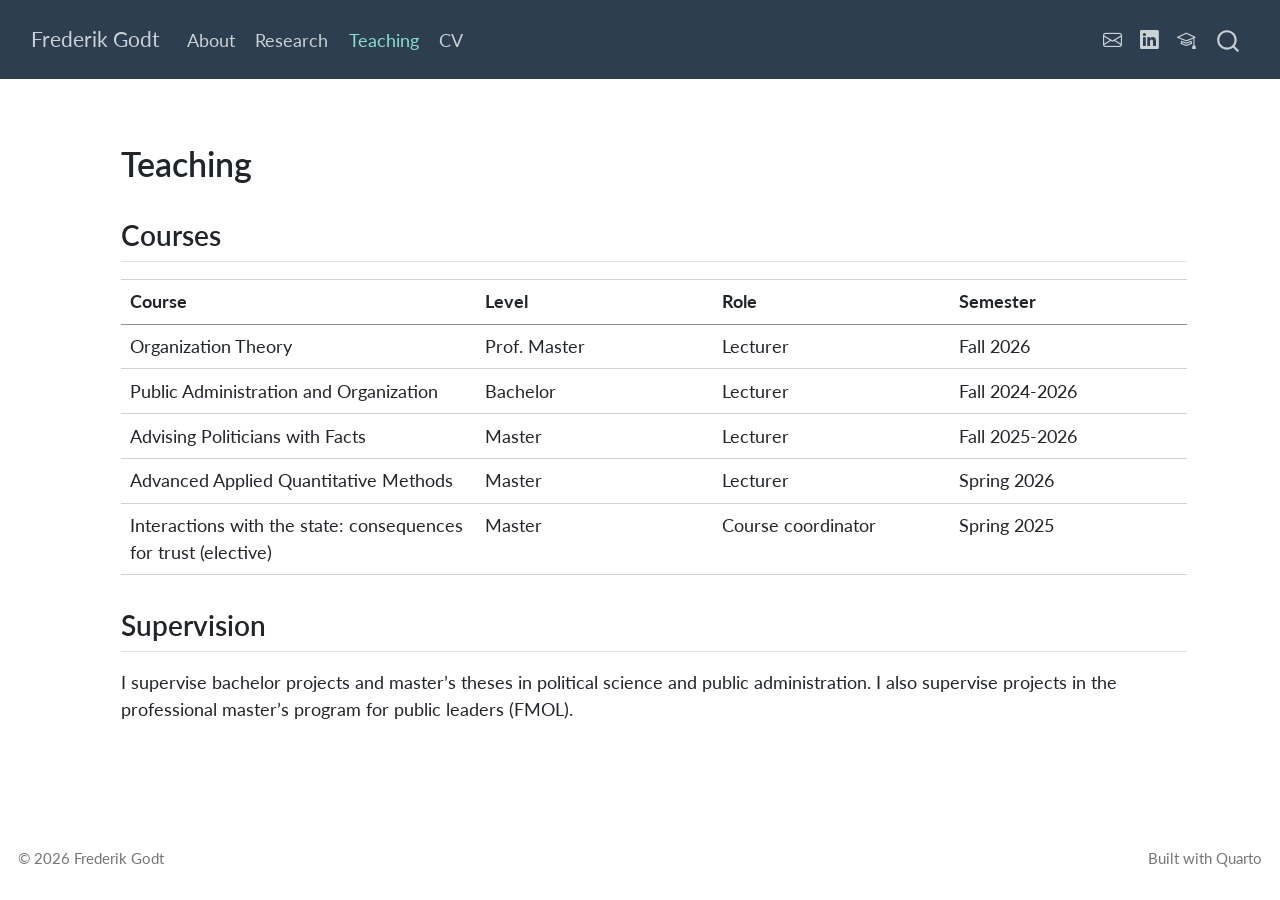
<file: teaching.html>
<!DOCTYPE html>
<html xmlns="http://www.w3.org/1999/xhtml" lang="en" xml:lang="en"><head>

<meta charset="utf-8">
<meta name="generator" content="quarto-1.9.37">

<meta name="viewport" content="width=device-width, initial-scale=1.0, user-scalable=yes">


<title>teaching – Frederik Godt</title>
<style>
/* Default styles provided by pandoc.
** See https://pandoc.org/MANUAL.html#variables-for-html for config info.
*/
code{white-space: pre-wrap;}
span.smallcaps{font-variant: small-caps;}
div.columns{display: flex; gap: min(4vw, 1.5em);}
div.column{flex: auto; overflow-x: auto;}
div.hanging-indent{margin-left: 1.5em; text-indent: -1.5em;}
ul.task-list{list-style: none;}
ul.task-list li input[type="checkbox"] {
  width: 0.8em;
  margin: 0 0.8em 0.2em -1em; /* quarto-specific, see https://github.com/quarto-dev/quarto-cli/issues/4556 */ 
  vertical-align: middle;
}
</style>


<script src="site_libs/quarto-nav/quarto-nav.js"></script>
<script src="site_libs/quarto-nav/headroom.min.js"></script>
<script src="site_libs/clipboard/clipboard.min.js"></script>
<script src="site_libs/quarto-search/autocomplete.umd.js"></script>
<script src="site_libs/quarto-search/fuse.min.js"></script>
<script src="site_libs/quarto-search/quarto-search.js"></script>
<meta name="quarto:offset" content="./">
<script src="site_libs/quarto-html/quarto.js" type="module"></script>
<script src="site_libs/quarto-html/tabsets/tabsets.js" type="module"></script>
<script src="site_libs/quarto-html/popper.min.js"></script>
<script src="site_libs/quarto-html/tippy.umd.min.js"></script>
<script src="site_libs/quarto-html/anchor.min.js"></script>
<link href="site_libs/quarto-html/tippy.css" rel="stylesheet">
<link href="site_libs/quarto-html/quarto-syntax-highlighting-7f8f88aac4f3542376d5c11b86a4c14d.css" rel="stylesheet" id="quarto-text-highlighting-styles">
<script src="site_libs/bootstrap/bootstrap.min.js"></script>
<link href="site_libs/bootstrap/bootstrap-icons.css" rel="stylesheet">
<link href="site_libs/bootstrap/bootstrap-b20400db35e74c7e853795293367fbb1.min.css" rel="stylesheet" append-hash="true" id="quarto-bootstrap" data-mode="light">
<script id="quarto-search-options" type="application/json">{
  "location": "navbar",
  "copy-button": false,
  "collapse-after": 3,
  "panel-placement": "end",
  "type": "overlay",
  "limit": 50,
  "keyboard-shortcut": [
    "f",
    "/",
    "s"
  ],
  "show-item-context": false,
  "language": {
    "search-no-results-text": "No results",
    "search-matching-documents-text": "matching documents",
    "search-copy-link-title": "Copy link to search",
    "search-hide-matches-text": "Hide additional matches",
    "search-more-match-text": "more match in this document",
    "search-more-matches-text": "more matches in this document",
    "search-clear-button-title": "Clear",
    "search-text-placeholder": "",
    "search-detached-cancel-button-title": "Cancel",
    "search-submit-button-title": "Submit",
    "search-label": "Search"
  }
}</script>
<style>html{ scroll-behavior: smooth; }</style>


<link rel="stylesheet" href="styles.css">
</head>

<body class="nav-fixed fullcontent quarto-light">

<div id="quarto-search-results"></div>
  <header id="quarto-header" class="headroom fixed-top">
    <nav class="navbar navbar-expand-lg " data-bs-theme="dark">
      <div class="navbar-container container-fluid">
      <div class="navbar-brand-container mx-auto">
    <a class="navbar-brand" href="./index.html">
    <span class="navbar-title">Frederik Godt</span>
    </a>
  </div>
            <div id="quarto-search" class="" title="Search"></div>
          <button class="navbar-toggler" type="button" data-bs-toggle="collapse" data-bs-target="#navbarCollapse" aria-controls="navbarCollapse" role="menu" aria-expanded="false" aria-label="Toggle navigation" onclick="if (window.quartoToggleHeadroom) { window.quartoToggleHeadroom(); }">
  <span class="navbar-toggler-icon"></span>
</button>
          <div class="collapse navbar-collapse" id="navbarCollapse">
            <ul class="navbar-nav navbar-nav-scroll me-auto">
  <li class="nav-item">
    <a class="nav-link" href="./index.html"> 
<span class="menu-text">About</span></a>
  </li>  
  <li class="nav-item">
    <a class="nav-link" href="./research.html"> 
<span class="menu-text">Research</span></a>
  </li>  
  <li class="nav-item">
    <a class="nav-link active" href="./teaching.html" aria-current="page"> 
<span class="menu-text">Teaching</span></a>
  </li>  
  <li class="nav-item">
    <a class="nav-link" href="./cv.html"> 
<span class="menu-text">CV</span></a>
  </li>  
</ul>
            <ul class="navbar-nav navbar-nav-scroll ms-auto">
  <li class="nav-item compact">
    <a class="nav-link" href="mailto:fgodt@sam.sdu.dk"> <i class="bi bi-envelope" role="img">
</i> 
<span class="menu-text"></span></a>
  </li>  
  <li class="nav-item compact">
    <a class="nav-link" href="https://linkedin.com"> <i class="bi bi-linkedin" role="img">
</i> 
<span class="menu-text"></span></a>
  </li>  
  <li class="nav-item compact">
    <a class="nav-link" href="https://scholar.google.com/citations?user=pOmU6WsAAAAJ&amp;hl=da"> <i class="bi bi-mortarboard" role="img">
</i> 
<span class="menu-text"></span></a>
  </li>  
</ul>
          </div> <!-- /navcollapse -->
            <div class="quarto-navbar-tools">
</div>
      </div> <!-- /container-fluid -->
    </nav>
</header>
<!-- content -->
<div id="quarto-content" class="quarto-container page-columns page-rows-contents page-layout-article page-navbar">
<!-- sidebar -->
<!-- margin-sidebar -->
    
<!-- main -->
<main class="content" id="quarto-document-content"><header id="title-block-header" class="quarto-title-block"></header>




<section id="teaching" class="level1">
<h1>Teaching</h1>
<section id="courses" class="level2">
<h2 class="anchored" data-anchor-id="courses">Courses</h2>
<table class="caption-top table">
<colgroup>
<col style="width: 33%">
<col style="width: 22%">
<col style="width: 22%">
<col style="width: 22%">
</colgroup>
<thead>
<tr class="header">
<th>Course</th>
<th>Level</th>
<th>Role</th>
<th>Semester</th>
</tr>
</thead>
<tbody>
<tr class="odd">
<td>Organization Theory</td>
<td>Prof.&nbsp;Master</td>
<td>Lecturer</td>
<td>Fall 2026</td>
</tr>
<tr class="even">
<td>Public Administration and Organization</td>
<td>Bachelor</td>
<td>Lecturer</td>
<td>Fall 2024-2026</td>
</tr>
<tr class="odd">
<td>Advising Politicians with Facts</td>
<td>Master</td>
<td>Lecturer</td>
<td>Fall 2025-2026</td>
</tr>
<tr class="even">
<td>Advanced Applied Quantitative Methods</td>
<td>Master</td>
<td>Lecturer</td>
<td>Spring 2026</td>
</tr>
<tr class="odd">
<td>Interactions with the state: consequences for trust (elective)</td>
<td>Master</td>
<td>Course coordinator</td>
<td>Spring 2025</td>
</tr>
</tbody>
</table>
</section>
<section id="supervision" class="level2">
<h2 class="anchored" data-anchor-id="supervision">Supervision</h2>
<p>I supervise bachelor projects and master’s theses in political science and public administration. I also supervise projects in the professional master’s program for public leaders (FMOL).</p>


</section>
</section>

</main> <!-- /main -->
<script id="quarto-html-after-body" type="application/javascript">
  window.document.addEventListener("DOMContentLoaded", function (event) {
    const icon = "";
    const anchorJS = new window.AnchorJS();
    anchorJS.options = {
      placement: 'right',
      icon: icon
    };
    anchorJS.add('.anchored');
    const isCodeAnnotation = (el) => {
      for (const clz of el.classList) {
        if (clz.startsWith('code-annotation-')) {                     
          return true;
        }
      }
      return false;
    }
    const onCopySuccess = function(e) {
      // button target
      const button = e.trigger;
      // don't keep focus
      button.blur();
      // flash "checked"
      button.classList.add('code-copy-button-checked');
      var currentTitle = button.getAttribute("title");
      button.setAttribute("title", "Copied!");
      let tooltip;
      if (window.bootstrap) {
        button.setAttribute("data-bs-toggle", "tooltip");
        button.setAttribute("data-bs-placement", "left");
        button.setAttribute("data-bs-title", "Copied!");
        tooltip = new bootstrap.Tooltip(button, 
          { trigger: "manual", 
            customClass: "code-copy-button-tooltip",
            offset: [0, -8]});
        tooltip.show();    
      }
      setTimeout(function() {
        if (tooltip) {
          tooltip.hide();
          button.removeAttribute("data-bs-title");
          button.removeAttribute("data-bs-toggle");
          button.removeAttribute("data-bs-placement");
        }
        button.setAttribute("title", currentTitle);
        button.classList.remove('code-copy-button-checked');
      }, 1000);
      // clear code selection
      e.clearSelection();
    }
    const getTextToCopy = function(trigger) {
      const outerScaffold = trigger.parentElement.cloneNode(true);
      const codeEl = outerScaffold.querySelector('code');
      for (const childEl of codeEl.children) {
        if (isCodeAnnotation(childEl)) {
          childEl.remove();
        }
      }
      return codeEl.innerText;
    }
    const clipboard = new window.ClipboardJS('.code-copy-button:not([data-in-quarto-modal])', {
      text: getTextToCopy
    });
    clipboard.on('success', onCopySuccess);
    if (window.document.getElementById('quarto-embedded-source-code-modal')) {
      const clipboardModal = new window.ClipboardJS('.code-copy-button[data-in-quarto-modal]', {
        text: getTextToCopy,
        container: window.document.getElementById('quarto-embedded-source-code-modal')
      });
      clipboardModal.on('success', onCopySuccess);
    }
      var localhostRegex = new RegExp(/^(?:http|https):\/\/localhost\:?[0-9]*\//);
      var mailtoRegex = new RegExp(/^mailto:/);
        var filterRegex = new RegExp("https:\/\/frederikgodthansen\.github\.io\/");
      var isInternal = (href) => {
          return filterRegex.test(href) || localhostRegex.test(href) || mailtoRegex.test(href);
      }
      // Inspect non-navigation links and adorn them if external
     var links = window.document.querySelectorAll('a[href]:not(.nav-link):not(.navbar-brand):not(.toc-action):not(.sidebar-link):not(.sidebar-item-toggle):not(.pagination-link):not(.no-external):not([aria-hidden]):not(.dropdown-item):not(.quarto-navigation-tool):not(.about-link)');
      for (var i=0; i<links.length; i++) {
        const link = links[i];
        if (!isInternal(link.href)) {
          // undo the damage that might have been done by quarto-nav.js in the case of
          // links that we want to consider external
          if (link.dataset.originalHref !== undefined) {
            link.href = link.dataset.originalHref;
          }
        }
      }
    function tippyHover(el, contentFn, onTriggerFn, onUntriggerFn) {
      const config = {
        allowHTML: true,
        maxWidth: 500,
        delay: 100,
        arrow: false,
        appendTo: function(el) {
            return el.parentElement;
        },
        interactive: true,
        interactiveBorder: 10,
        theme: 'quarto',
        placement: 'bottom-start',
      };
      if (contentFn) {
        config.content = contentFn;
      }
      if (onTriggerFn) {
        config.onTrigger = onTriggerFn;
      }
      if (onUntriggerFn) {
        config.onUntrigger = onUntriggerFn;
      }
      window.tippy(el, config); 
    }
    const noterefs = window.document.querySelectorAll('a[role="doc-noteref"]');
    for (var i=0; i<noterefs.length; i++) {
      const ref = noterefs[i];
      tippyHover(ref, function() {
        // use id or data attribute instead here
        let href = ref.getAttribute('data-footnote-href') || ref.getAttribute('href');
        try { href = new URL(href).hash; } catch {}
        const id = href.replace(/^#\/?/, "");
        const note = window.document.getElementById(id);
        if (note) {
          return note.innerHTML;
        } else {
          return "";
        }
      });
    }
    const xrefs = window.document.querySelectorAll('a.quarto-xref');
    const processXRef = (id, note) => {
      // Strip column container classes
      const stripColumnClz = (el) => {
        el.classList.remove("page-full", "page-columns");
        if (el.children) {
          for (const child of el.children) {
            stripColumnClz(child);
          }
        }
      }
      stripColumnClz(note)
      if (id === null || id.startsWith('sec-')) {
        // Special case sections, only their first couple elements
        const container = document.createElement("div");
        if (note.children && note.children.length > 2) {
          container.appendChild(note.children[0].cloneNode(true));
          for (let i = 1; i < note.children.length; i++) {
            const child = note.children[i];
            if (child.tagName === "P" && child.innerText === "") {
              continue;
            } else {
              container.appendChild(child.cloneNode(true));
              break;
            }
          }
          if (window.Quarto?.typesetMath) {
            window.Quarto.typesetMath(container);
          }
          return container.innerHTML
        } else {
          if (window.Quarto?.typesetMath) {
            window.Quarto.typesetMath(note);
          }
          return note.innerHTML;
        }
      } else {
        // Remove any anchor links if they are present
        const anchorLink = note.querySelector('a.anchorjs-link');
        if (anchorLink) {
          anchorLink.remove();
        }
        if (window.Quarto?.typesetMath) {
          window.Quarto.typesetMath(note);
        }
        if (note.classList.contains("callout")) {
          return note.outerHTML;
        } else {
          return note.innerHTML;
        }
      }
    }
    for (var i=0; i<xrefs.length; i++) {
      const xref = xrefs[i];
      tippyHover(xref, undefined, function(instance) {
        instance.disable();
        let url = xref.getAttribute('href');
        let hash = undefined; 
        if (url.startsWith('#')) {
          hash = url;
        } else {
          try { hash = new URL(url).hash; } catch {}
        }
        if (hash) {
          const id = hash.replace(/^#\/?/, "");
          const note = window.document.getElementById(id);
          if (note !== null) {
            try {
              const html = processXRef(id, note.cloneNode(true));
              instance.setContent(html);
            } finally {
              instance.enable();
              instance.show();
            }
          } else {
            // See if we can fetch this
            fetch(url.split('#')[0])
            .then(res => res.text())
            .then(html => {
              const parser = new DOMParser();
              const htmlDoc = parser.parseFromString(html, "text/html");
              const note = htmlDoc.getElementById(id);
              if (note !== null) {
                const html = processXRef(id, note);
                instance.setContent(html);
              } 
            }).finally(() => {
              instance.enable();
              instance.show();
            });
          }
        } else {
          // See if we can fetch a full url (with no hash to target)
          // This is a special case and we should probably do some content thinning / targeting
          fetch(url)
          .then(res => res.text())
          .then(html => {
            const parser = new DOMParser();
            const htmlDoc = parser.parseFromString(html, "text/html");
            const note = htmlDoc.querySelector('main.content');
            if (note !== null) {
              // This should only happen for chapter cross references
              // (since there is no id in the URL)
              // remove the first header
              if (note.children.length > 0 && note.children[0].tagName === "HEADER") {
                note.children[0].remove();
              }
              const html = processXRef(null, note);
              instance.setContent(html);
            } 
          }).finally(() => {
            instance.enable();
            instance.show();
          });
        }
      }, function(instance) {
      });
    }
        let selectedAnnoteEl;
        const selectorForAnnotation = ( cell, annotation) => {
          let cellAttr = 'data-code-cell="' + cell + '"';
          let lineAttr = 'data-code-annotation="' +  annotation + '"';
          const selector = 'span[' + cellAttr + '][' + lineAttr + ']';
          return selector;
        }
        const selectCodeLines = (annoteEl) => {
          const doc = window.document;
          const targetCell = annoteEl.getAttribute("data-target-cell");
          const targetAnnotation = annoteEl.getAttribute("data-target-annotation");
          const annoteSpan = window.document.querySelector(selectorForAnnotation(targetCell, targetAnnotation));
          const lines = annoteSpan.getAttribute("data-code-lines").split(",");
          const lineIds = lines.map((line) => {
            return targetCell + "-" + line;
          })
          let top = null;
          let height = null;
          let parent = null;
          if (lineIds.length > 0) {
              //compute the position of the single el (top and bottom and make a div)
              const el = window.document.getElementById(lineIds[0]);
              top = el.offsetTop;
              height = el.offsetHeight;
              parent = el.parentElement.parentElement;
            if (lineIds.length > 1) {
              const lastEl = window.document.getElementById(lineIds[lineIds.length - 1]);
              const bottom = lastEl.offsetTop + lastEl.offsetHeight;
              height = bottom - top;
            }
            if (top !== null && height !== null && parent !== null) {
              // cook up a div (if necessary) and position it 
              let div = window.document.getElementById("code-annotation-line-highlight");
              if (div === null) {
                div = window.document.createElement("div");
                div.setAttribute("id", "code-annotation-line-highlight");
                div.style.position = 'absolute';
                parent.appendChild(div);
              }
              div.style.top = top - 2 + "px";
              div.style.height = height + 4 + "px";
              div.style.left = 0;
              let gutterDiv = window.document.getElementById("code-annotation-line-highlight-gutter");
              if (gutterDiv === null) {
                gutterDiv = window.document.createElement("div");
                gutterDiv.setAttribute("id", "code-annotation-line-highlight-gutter");
                gutterDiv.style.position = 'absolute';
                const codeCell = window.document.getElementById(targetCell);
                const gutter = codeCell.querySelector('.code-annotation-gutter');
                gutter.appendChild(gutterDiv);
              }
              gutterDiv.style.top = top - 2 + "px";
              gutterDiv.style.height = height + 4 + "px";
            }
            selectedAnnoteEl = annoteEl;
          }
        };
        const unselectCodeLines = () => {
          const elementsIds = ["code-annotation-line-highlight", "code-annotation-line-highlight-gutter"];
          elementsIds.forEach((elId) => {
            const div = window.document.getElementById(elId);
            if (div) {
              div.remove();
            }
          });
          selectedAnnoteEl = undefined;
        };
          // Handle positioning of the toggle
      window.addEventListener(
        "resize",
        throttle(() => {
          elRect = undefined;
          if (selectedAnnoteEl) {
            selectCodeLines(selectedAnnoteEl);
          }
        }, 10)
      );
      function throttle(fn, ms) {
      let throttle = false;
      let timer;
        return (...args) => {
          if(!throttle) { // first call gets through
              fn.apply(this, args);
              throttle = true;
          } else { // all the others get throttled
              if(timer) clearTimeout(timer); // cancel #2
              timer = setTimeout(() => {
                fn.apply(this, args);
                timer = throttle = false;
              }, ms);
          }
        };
      }
        // Attach click handler to the DT
        const annoteDls = window.document.querySelectorAll('dt[data-target-cell]');
        for (const annoteDlNode of annoteDls) {
          annoteDlNode.addEventListener('click', (event) => {
            const clickedEl = event.target;
            if (clickedEl !== selectedAnnoteEl) {
              unselectCodeLines();
              const activeEl = window.document.querySelector('dt[data-target-cell].code-annotation-active');
              if (activeEl) {
                activeEl.classList.remove('code-annotation-active');
              }
              selectCodeLines(clickedEl);
              clickedEl.classList.add('code-annotation-active');
            } else {
              // Unselect the line
              unselectCodeLines();
              clickedEl.classList.remove('code-annotation-active');
            }
          });
        }
    const findCites = (el) => {
      const parentEl = el.parentElement;
      if (parentEl) {
        const cites = parentEl.dataset.cites;
        if (cites) {
          return {
            el,
            cites: cites.split(' ')
          };
        } else {
          return findCites(el.parentElement)
        }
      } else {
        return undefined;
      }
    };
    var bibliorefs = window.document.querySelectorAll('a[role="doc-biblioref"]');
    for (var i=0; i<bibliorefs.length; i++) {
      const ref = bibliorefs[i];
      const citeInfo = findCites(ref);
      if (citeInfo) {
        tippyHover(citeInfo.el, function() {
          var popup = window.document.createElement('div');
          citeInfo.cites.forEach(function(cite) {
            var citeDiv = window.document.createElement('div');
            citeDiv.classList.add('hanging-indent');
            citeDiv.classList.add('csl-entry');
            var biblioDiv = window.document.getElementById('ref-' + cite);
            if (biblioDiv) {
              citeDiv.innerHTML = biblioDiv.innerHTML;
            }
            popup.appendChild(citeDiv);
          });
          return popup.innerHTML;
        });
      }
    }
  });
  </script>
</div> <!-- /content -->
<footer class="footer">
  <div class="nav-footer">
    <div class="nav-footer-left">
<p>© 2026 Frederik Godt</p>
</div>   
    <div class="nav-footer-center">
      &nbsp;
    </div>
    <div class="nav-footer-right">
<p>Built with Quarto</p>
</div>
  </div>
</footer>




<script src="site_libs/quarto-html/zenscroll-min.js"></script>
</body></html>
</file>
<file: site_libs/quarto-html/tippy.css>
.tippy-box[data-animation=fade][data-state=hidden]{opacity:0}[data-tippy-root]{max-width:calc(100vw - 10px)}.tippy-box{position:relative;background-color:#333;color:#fff;border-radius:4px;font-size:14px;line-height:1.4;white-space:normal;outline:0;transition-property:transform,visibility,opacity}.tippy-box[data-placement^=top]>.tippy-arrow{bottom:0}.tippy-box[data-placement^=top]>.tippy-arrow:before{bottom:-7px;left:0;border-width:8px 8px 0;border-top-color:initial;transform-origin:center top}.tippy-box[data-placement^=bottom]>.tippy-arrow{top:0}.tippy-box[data-placement^=bottom]>.tippy-arrow:before{top:-7px;left:0;border-width:0 8px 8px;border-bottom-color:initial;transform-origin:center bottom}.tippy-box[data-placement^=left]>.tippy-arrow{right:0}.tippy-box[data-placement^=left]>.tippy-arrow:before{border-width:8px 0 8px 8px;border-left-color:initial;right:-7px;transform-origin:center left}.tippy-box[data-placement^=right]>.tippy-arrow{left:0}.tippy-box[data-placement^=right]>.tippy-arrow:before{left:-7px;border-width:8px 8px 8px 0;border-right-color:initial;transform-origin:center right}.tippy-box[data-inertia][data-state=visible]{transition-timing-function:cubic-bezier(.54,1.5,.38,1.11)}.tippy-arrow{width:16px;height:16px;color:#333}.tippy-arrow:before{content:"";position:absolute;border-color:transparent;border-style:solid}.tippy-content{position:relative;padding:5px 9px;z-index:1}
</file>
<file: site_libs/quarto-html/quarto-syntax-highlighting-7f8f88aac4f3542376d5c11b86a4c14d.css>
/* quarto syntax highlight colors */
:root {
  --quarto-hl-ot-color: #003B4F;
  --quarto-hl-at-color: #657422;
  --quarto-hl-ss-color: #20794D;
  --quarto-hl-an-color: #5E5E5E;
  --quarto-hl-fu-color: #4758AB;
  --quarto-hl-st-color: #20794D;
  --quarto-hl-cf-color: #003B4F;
  --quarto-hl-op-color: #5E5E5E;
  --quarto-hl-er-color: #AD0000;
  --quarto-hl-bn-color: #AD0000;
  --quarto-hl-al-color: #AD0000;
  --quarto-hl-va-color: #111111;
  --quarto-hl-bu-color: inherit;
  --quarto-hl-ex-color: inherit;
  --quarto-hl-pp-color: #AD0000;
  --quarto-hl-in-color: #5E5E5E;
  --quarto-hl-vs-color: #20794D;
  --quarto-hl-wa-color: #5E5E5E;
  --quarto-hl-do-color: #5E5E5E;
  --quarto-hl-im-color: #00769E;
  --quarto-hl-ch-color: #20794D;
  --quarto-hl-dt-color: #AD0000;
  --quarto-hl-fl-color: #AD0000;
  --quarto-hl-co-color: #5E5E5E;
  --quarto-hl-cv-color: #5E5E5E;
  --quarto-hl-cn-color: #8f5902;
  --quarto-hl-sc-color: #5E5E5E;
  --quarto-hl-dv-color: #AD0000;
  --quarto-hl-kw-color: #003B4F;
}

/* other quarto variables */
:root {
  --quarto-font-monospace: SFMono-Regular, Menlo, Monaco, Consolas, "Liberation Mono", "Courier New", monospace;
}

/* syntax highlight based on Pandoc's rules */
pre > code.sourceCode > span {
  color: #003B4F;
}

code.sourceCode > span {
  color: #003B4F;
}

div.sourceCode,
div.sourceCode pre.sourceCode {
  color: #003B4F;
}

/* Normal */
code span {
  color: #003B4F;
}

/* Alert */
code span.al {
  color: #AD0000;
  font-style: inherit;
}

/* Annotation */
code span.an {
  color: #5E5E5E;
  font-style: inherit;
}

/* Attribute */
code span.at {
  color: #657422;
  font-style: inherit;
}

/* BaseN */
code span.bn {
  color: #AD0000;
  font-style: inherit;
}

/* BuiltIn */
code span.bu {
  font-style: inherit;
}

/* ControlFlow */
code span.cf {
  color: #003B4F;
  font-weight: bold;
  font-style: inherit;
}

/* Char */
code span.ch {
  color: #20794D;
  font-style: inherit;
}

/* Constant */
code span.cn {
  color: #8f5902;
  font-style: inherit;
}

/* Comment */
code span.co {
  color: #5E5E5E;
  font-style: inherit;
}

/* CommentVar */
code span.cv {
  color: #5E5E5E;
  font-style: italic;
}

/* Documentation */
code span.do {
  color: #5E5E5E;
  font-style: italic;
}

/* DataType */
code span.dt {
  color: #AD0000;
  font-style: inherit;
}

/* DecVal */
code span.dv {
  color: #AD0000;
  font-style: inherit;
}

/* Error */
code span.er {
  color: #AD0000;
  font-style: inherit;
}

/* Extension */
code span.ex {
  font-style: inherit;
}

/* Float */
code span.fl {
  color: #AD0000;
  font-style: inherit;
}

/* Function */
code span.fu {
  color: #4758AB;
  font-style: inherit;
}

/* Import */
code span.im {
  color: #00769E;
  font-style: inherit;
}

/* Information */
code span.in {
  color: #5E5E5E;
  font-style: inherit;
}

/* Keyword */
code span.kw {
  color: #003B4F;
  font-weight: bold;
  font-style: inherit;
}

/* Operator */
code span.op {
  color: #5E5E5E;
  font-style: inherit;
}

/* Other */
code span.ot {
  color: #003B4F;
  font-style: inherit;
}

/* Preprocessor */
code span.pp {
  color: #AD0000;
  font-style: inherit;
}

/* SpecialChar */
code span.sc {
  color: #5E5E5E;
  font-style: inherit;
}

/* SpecialString */
code span.ss {
  color: #20794D;
  font-style: inherit;
}

/* String */
code span.st {
  color: #20794D;
  font-style: inherit;
}

/* Variable */
code span.va {
  color: #111111;
  font-style: inherit;
}

/* VerbatimString */
code span.vs {
  color: #20794D;
  font-style: inherit;
}

/* Warning */
code span.wa {
  color: #5E5E5E;
  font-style: italic;
}

.prevent-inlining {
  content: "</";
}

/*# sourceMappingURL=789ad8cd35626ba772517505b42a116e.css.map */
</file>
<file: styles.css>
/* Lidt luft og læsevenlig tekstbredde */
body { font-size: 1.05rem; }
.profile-photo {
  width: 220px; height: 220px; object-fit: cover;
  border-radius: 50%; float: right; margin: 0 0 1rem 1.5rem;
}
.links a { margin-right: 1rem; }
/* Publikationsliste */
#refs .csl-entry { margin-bottom: 0.9rem; padding-left: 1.5em; text-indent: -1.5em; }
@media (max-width: 600px) {
  .profile-photo { float: none; display: block; margin: 0 auto 1rem; }
}

a.pub-link {
  display: inline-block; font-size: 0.8em; line-height: 1;
  padding: 0.25em 0.55em; margin: 0 0.2em 0.2em 0;
  border: 1px solid currentColor; border-radius: 0.3em;
  text-decoration: none; text-indent: 0;
}
a.pub-link:hover { background: var(--bs-primary, #2c3e50); color: #fff; border-color: transparent;}

.pub-abstract { margin: 0.4rem 0 0.8rem 0; font-size: 0.92em; text-indent: 0; }
</file>
